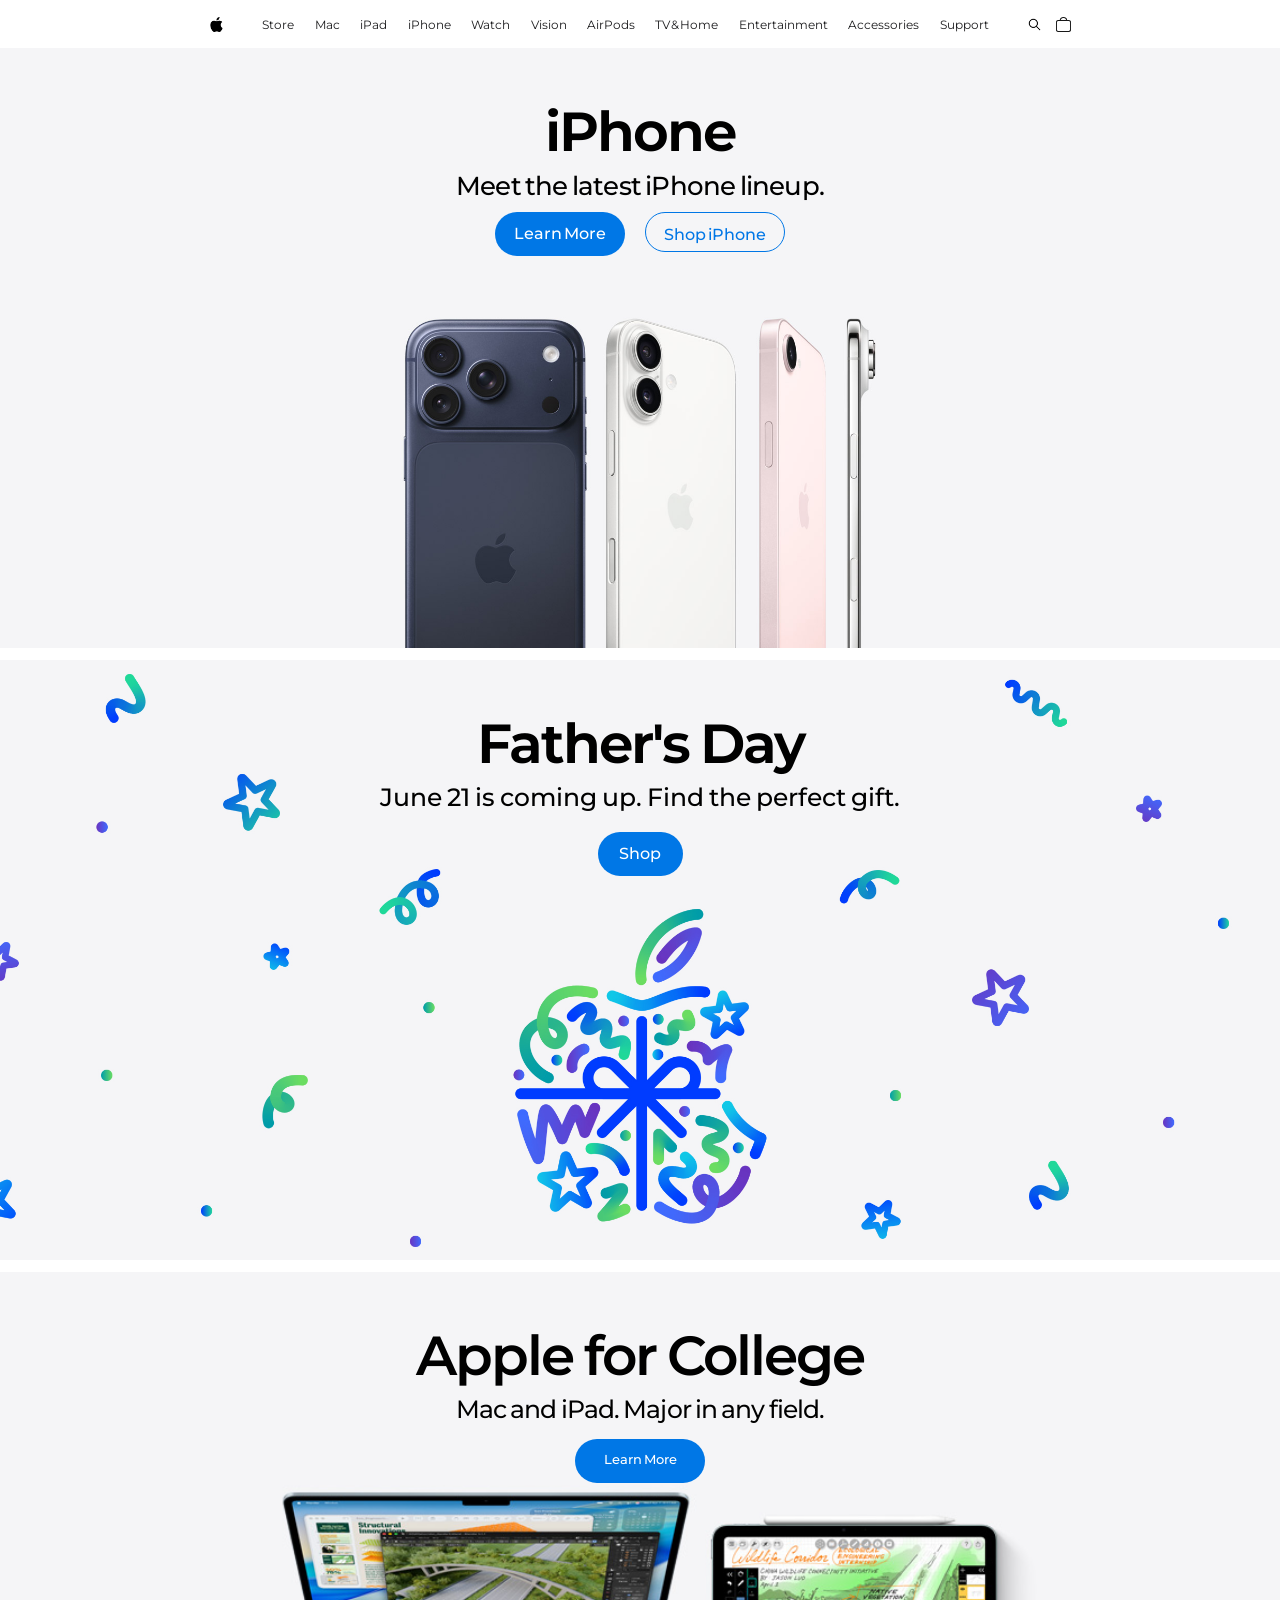
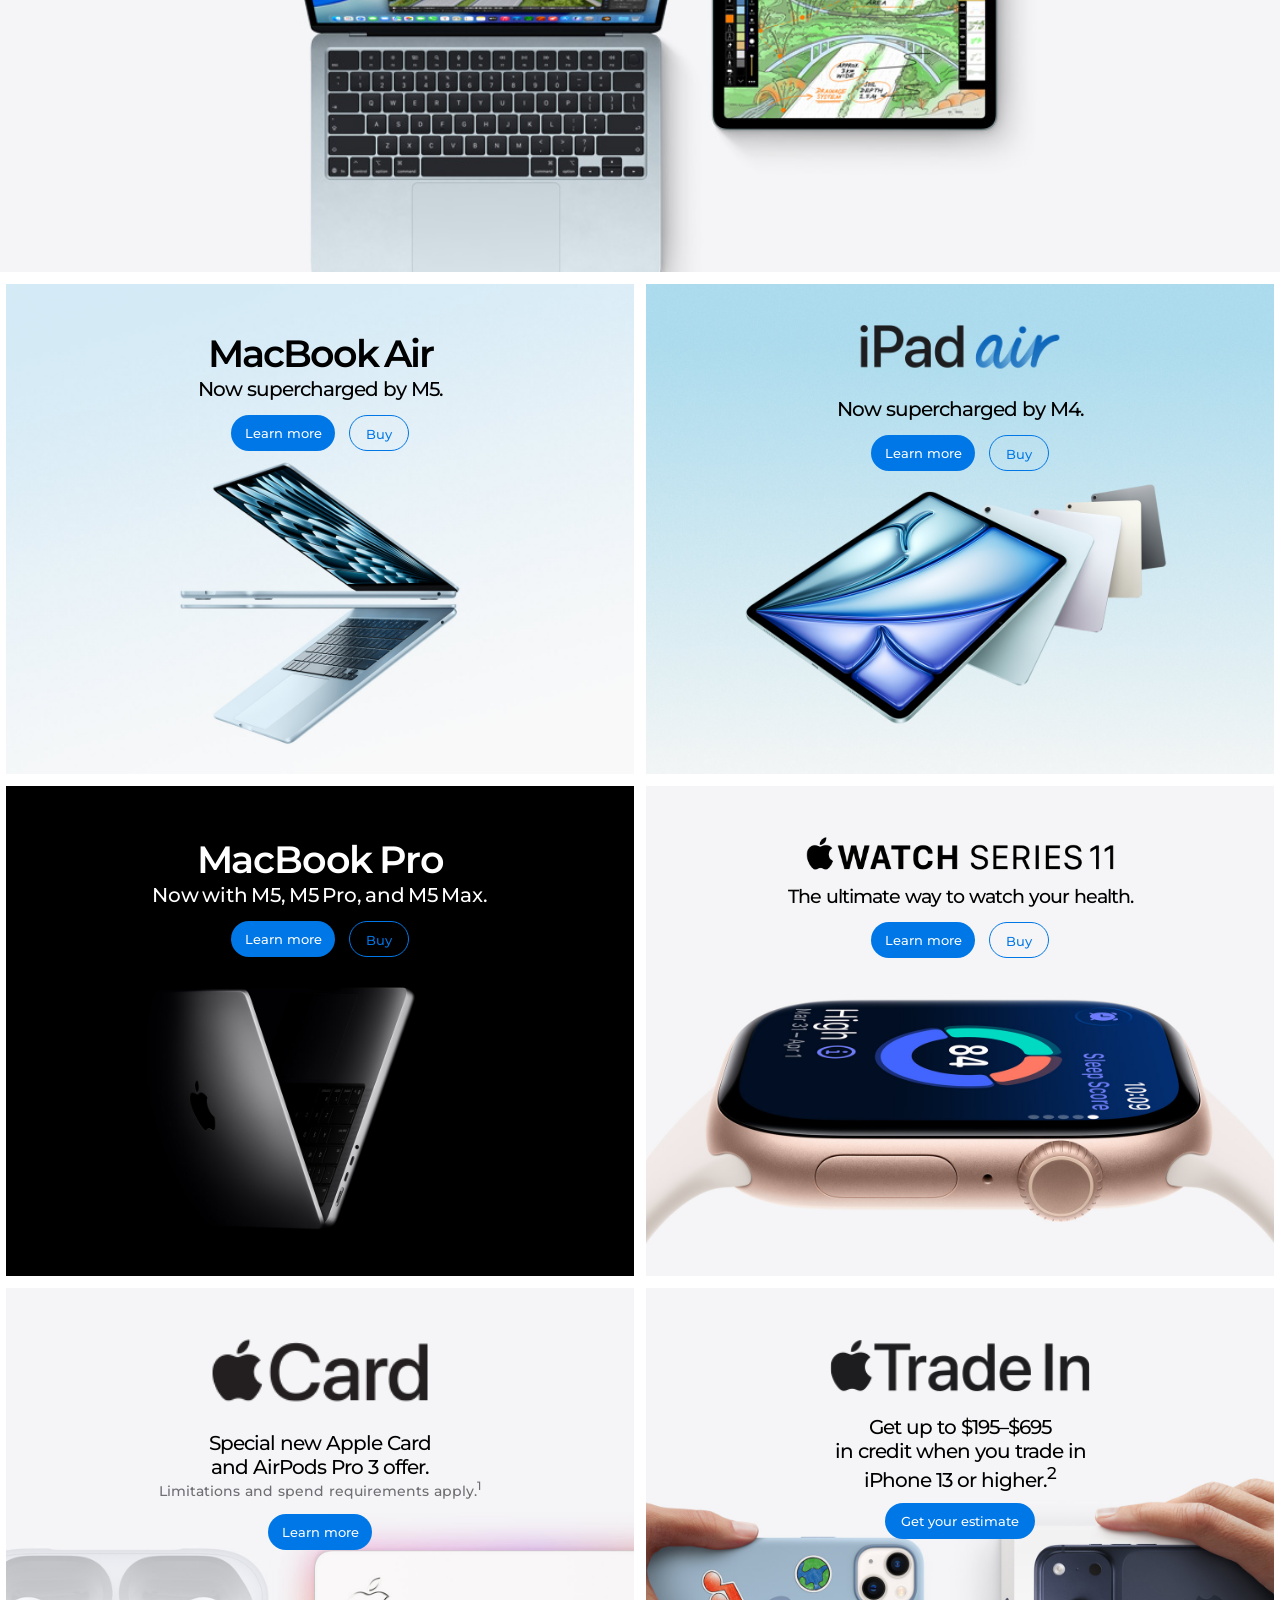
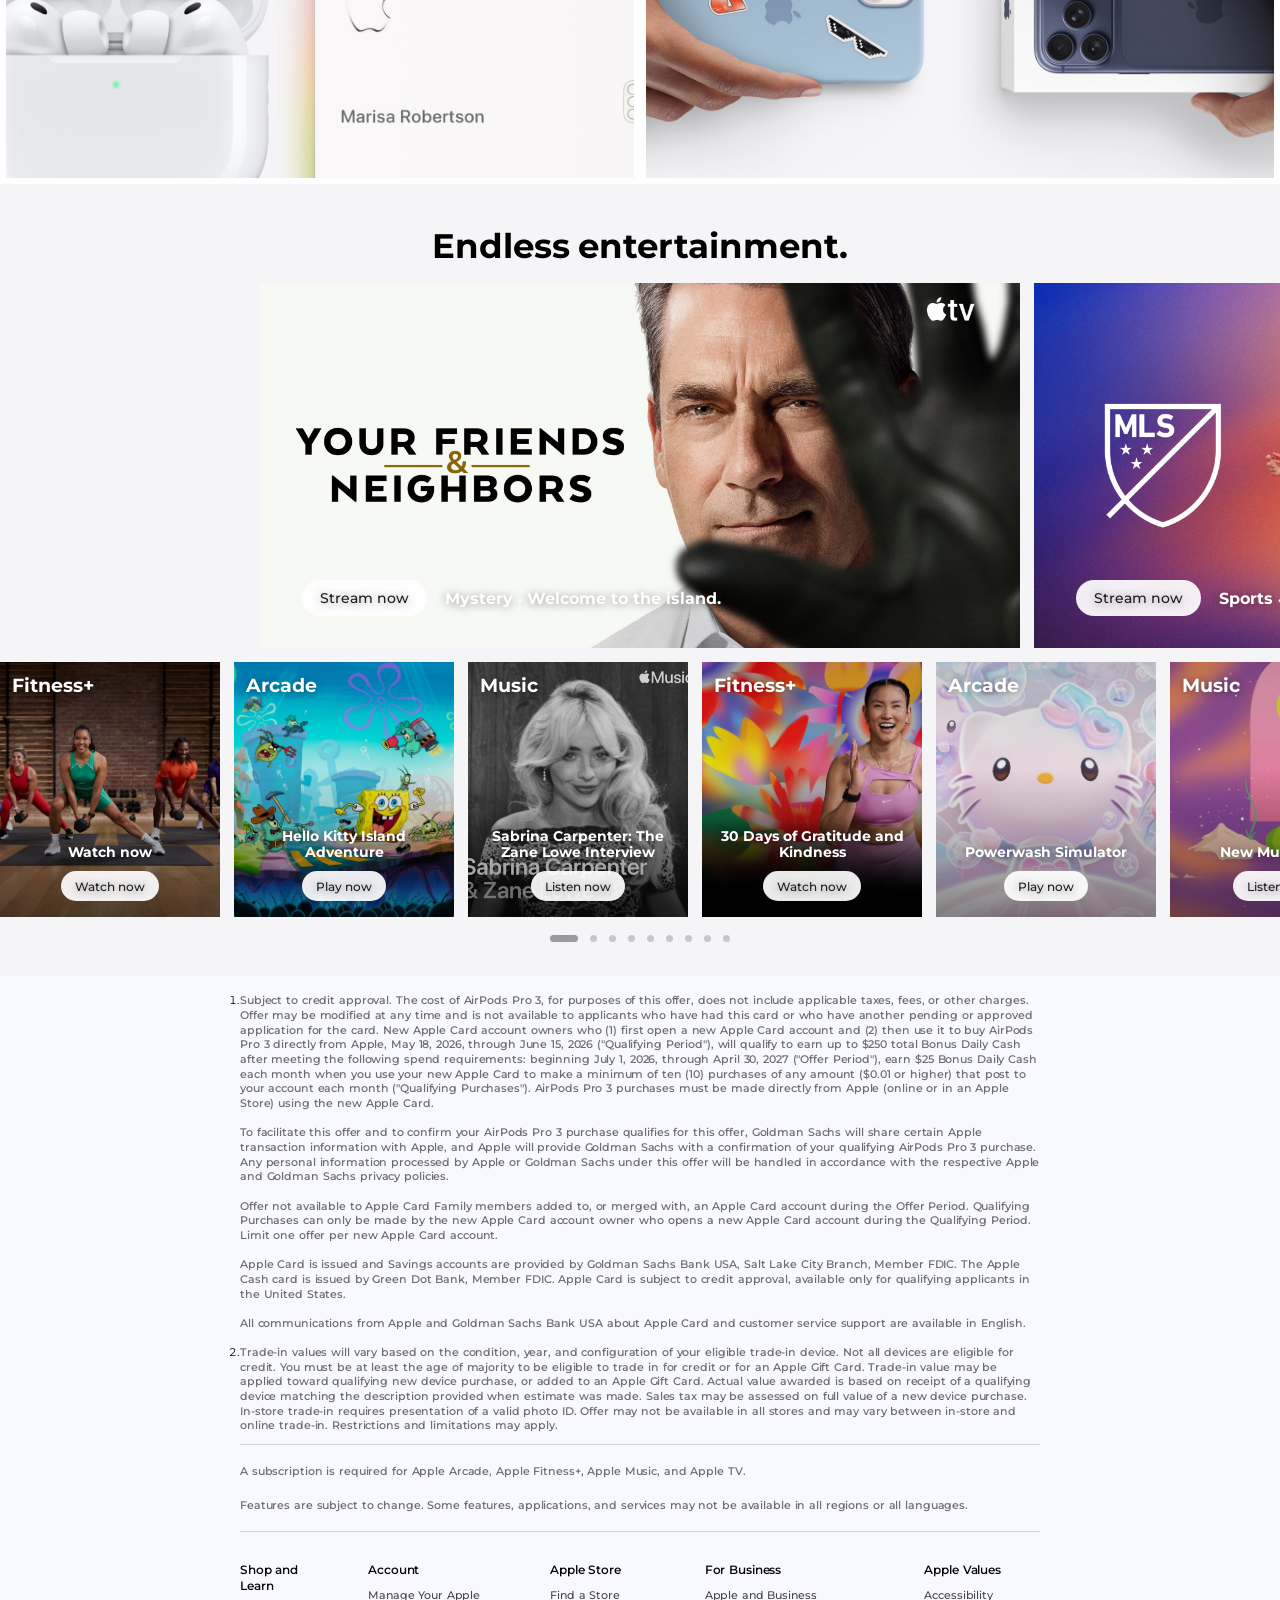
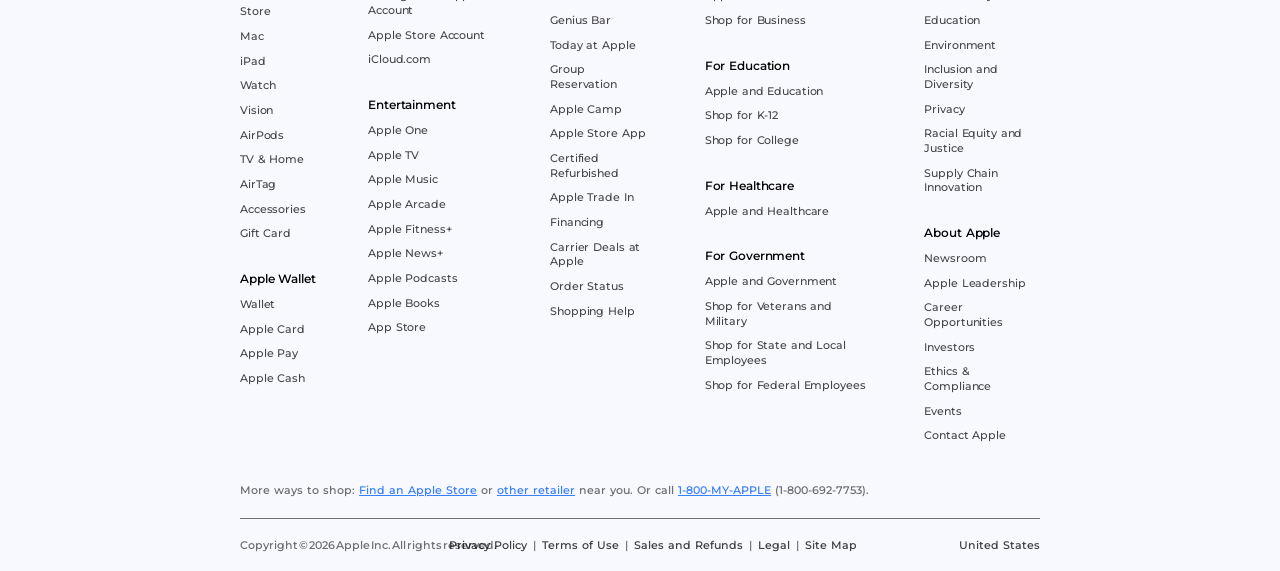
<file: Apple-responsive/index.html>
<!DOCTYPE html>
<html lang="en">
<head>
    <meta charset="UTF-8">
    <meta name="viewport" content="width=device-width, initial-scale=1.0">
    <title>Apple</title>
    <link rel="stylesheet" href="style.css">
    <link rel="stylesheet" href="https://maxcdn.bootstrapcdn.com/font-awesome/4.6.2/css/font-awesome.min.css">
    <link rel="preconnect" href="https://fonts.googleapis.com">
    <link rel="preconnect" href="https://fonts.gstatic.com" crossorigin>
    <link href="https://fonts.googleapis.com/css2?family=Montserrat:ital,wght@0,100..900;1,100..900&display=swap" rel="stylesheet">
</head>
<body>

    <!-- ===== HEADER ===== -->
    <header class="navi-bar">
        <a href="#" class="logo-link"><img class="apple-logo" src="Images/images.png" alt="Apple"></a>
        <div class="nav-links">
            <ul class="top-nav-links">
                <li>
                    <a href="#">Store</a>
                    <div class="mega-menu">
                        <div class="mega-menu-inner">
                            <div class="mega-column mega-column-large">
                                <p>Shop</p>
                                <a href="#">Shop the Latest</a>
                                <a href="#">Mac</a>
                                <a href="#">iPad</a>
                                <a href="#">iPhone</a>
                                <a href="#">Apple Watch</a>
                                <a href="#">Apple Vision Pro</a>
                                <a href="#">AirPods</a>
                                <a href="#">Accessories</a>
                            </div>
                            <div class="mega-column">
                                <p>Quick Links</p>
                                <a href="#">Find a Store</a>
                                <a href="#">Order Status</a>
                                <a href="#">Apple Trade In</a>
                                <a href="#">Financing</a>
                                <a href="#">Personal Setup</a>
                            </div>
                            <div class="mega-column">
                                <p>Shop Special Stores</p>
                                <a href="#">Certified Refurbished</a>
                                <a href="#">Education</a>
                                <a href="#">Business</a>
                                <a href="#">Veterans and Military</a>
                                <a href="#">Government</a>
                            </div>
                        </div>
                    </div>
                </li>
                <li>
                    <a href="#">Mac</a>
                    <div class="mega-menu">
                        <div class="mega-menu-inner">
                            <div class="mega-column mega-column-large">
                                <p>Explore Mac</p>
                                <a href="#">Explore All Mac</a>
                                <a href="#">MacBook Neo</a>
                                <a href="#">MacBook Air</a>
                                <a href="#">MacBook Pro</a>
                                <a href="#">iMac</a>
                                <a href="#">Mac mini</a>
                                <a href="#">Mac Studio</a>
                                <a href="#">Displays</a>
                                <div class="under-text">
                                    <a href="#">Compare Mac</a>
                                    <a href="#">Switch from PC to Mac</a>
                                </div>
                            </div>
                            <div class="mega-column">
                                <p>Shop Mac</p>
                                <a href="#">Shop Mac</a>
                                <a href="#">Mac Accessories</a>
                                <a href="#">Apple Trade In</a>
                            </div>
                            <div class="mega-column">
                                <p>More from Mac</p>
                                <a href="#">Mac Support</a>
                                <a href="#">AppleCare+ for Mac</a>
                                <a href="#">macOS</a>
                            </div>
                        </div>
                    </div>
                </li>
                <li>
                    <a href="#">iPad</a>
                    <div class="mega-menu">
                        <div class="mega-menu-inner">
                            <div class="mega-column mega-column-large">
                                <p>Explore iPad</p>
                                <a href="#">Explore All iPad</a>
                                <a href="#">iPad Pro</a>
                                <a href="#">iPad Air</a>
                                <a href="#">iPad</a>
                                <a href="#">iPad mini</a>
                                <a href="#">Apple Pencil</a>
                            </div>
                            <div class="mega-column">
                                <p>Shop iPad</p>
                                <a href="#">Shop iPad</a>
                                <a href="#">iPad Accessories</a>
                                <a href="#">Apple Trade In</a>
                            </div>
                            <div class="mega-column">
                                <p>More from iPad</p>
                                <a href="#">iPad Support</a>
                                <a href="#">AppleCare+ for iPad</a>
                                <a href="#">iPadOS</a>
                            </div>
                        </div>
                    </div>
                </li>
                <li>
                    <a href="#">iPhone</a>
                    <div class="mega-menu">
                        <div class="mega-menu-inner">
                            <div class="mega-column mega-column-large">
                                <p>Explore iPhone</p>
                                <a href="#">Explore All iPhone</a>
                                <a href="#">iPhone 16 Pro</a>
                                <a href="#">iPhone 16</a>
                                <a href="#">iPhone 16e</a>
                                <a href="#">iPhone 15</a>
                            </div>
                            <div class="mega-column">
                                <p>Shop iPhone</p>
                                <a href="#">Shop iPhone</a>
                                <a href="#">iPhone Accessories</a>
                                <a href="#">Apple Trade In</a>
                            </div>
                            <div class="mega-column">
                                <p>More from iPhone</p>
                                <a href="#">iPhone Support</a>
                                <a href="#">AppleCare+ for iPhone</a>
                                <a href="#">iOS</a>
                            </div>
                        </div>
                    </div>
                </li>
                <li>
                    <a href="#">Watch</a>
                    <div class="mega-menu">
                        <div class="mega-menu-inner">
                            <div class="mega-column mega-column-large">
                                <p>Explore Watch</p>
                                <a href="#">Explore All Apple Watch</a>
                                <a href="#">Apple Watch Series</a>
                                <a href="#">Apple Watch Ultra</a>
                                <a href="#">Apple Watch SE</a>
                            </div>
                            <div class="mega-column">
                                <p>Shop Watch</p>
                                <a href="#">Shop Apple Watch</a>
                                <a href="#">Apple Watch Bands</a>
                                <a href="#">Apple Trade In</a>
                            </div>
                            <div class="mega-column">
                                <p>More from Watch</p>
                                <a href="#">Apple Watch Support</a>
                                <a href="#">AppleCare+</a>
                                <a href="#">watchOS</a>
                            </div>
                        </div>
                    </div>
                </li>
                <li>
                    <a href="#">Vision</a>
                    <div class="mega-menu">
                        <div class="mega-menu-inner">
                            <div class="mega-column mega-column-large">
                                <p>Explore Vision</p>
                                <a href="#">Explore Apple Vision Pro</a>
                                <a href="#">Guided Tour</a>
                                <a href="#">Tech Specs</a>
                            </div>
                            <div class="mega-column">
                                <p>Shop Vision</p>
                                <a href="#">Shop Apple Vision Pro</a>
                                <a href="#">Book a Demo</a>
                                <a href="#">Accessories</a>
                            </div>
                            <div class="mega-column">
                                <p>More from Vision</p>
                                <a href="#">Vision Support</a>
                                <a href="#">AppleCare+</a>
                                <a href="#">visionOS</a>
                            </div>
                        </div>
                    </div>
                </li>
                <li>
                    <a href="#">AirPods</a>
                    <div class="mega-menu">
                        <div class="mega-menu-inner">
                            <div class="mega-column mega-column-large">
                                <p>Explore AirPods</p>
                                <a href="#">Explore All AirPods</a>
                                <a href="#">AirPods Pro</a>
                                <a href="#">AirPods</a>
                                <a href="#">AirPods Max</a>
                            </div>
                            <div class="mega-column">
                                <p>Shop AirPods</p>
                                <a href="#">Shop AirPods</a>
                                <a href="#">AirPods Accessories</a>
                            </div>
                            <div class="mega-column">
                                <p>More from AirPods</p>
                                <a href="#">AirPods Support</a>
                                <a href="#">AppleCare+</a>
                                <a href="#">Apple Music</a>
                            </div>
                        </div>
                    </div>
                </li>
                <li>
                    <a href="#">TV &amp; Home</a>
                    <div class="mega-menu">
                        <div class="mega-menu-inner">
                            <div class="mega-column mega-column-large">
                                <p>Explore TV &amp; Home</p>
                                <a href="#">Explore TV &amp; Home</a>
                                <a href="#">Apple TV 4K</a>
                                <a href="#">HomePod</a>
                                <a href="#">HomePod mini</a>
                            </div>
                            <div class="mega-column">
                                <p>Shop TV &amp; Home</p>
                                <a href="#">Shop Apple TV 4K</a>
                                <a href="#">Shop HomePod</a>
                                <a href="#">TV &amp; Home Accessories</a>
                            </div>
                            <div class="mega-column">
                                <p>More from TV &amp; Home</p>
                                <a href="#">Apple TV Support</a>
                                <a href="#">HomePod Support</a>
                                <a href="#">Apple TV app</a>
                            </div>
                        </div>
                    </div>
                </li>
                <li>
                    <a href="#">Entertainment</a>
                    <div class="mega-menu">
                        <div class="mega-menu-inner">
                            <div class="mega-column mega-column-large">
                                <p>Explore Entertainment</p>
                                <a href="#">Apple One</a>
                                <a href="#">Apple TV+</a>
                                <a href="#">Apple Music</a>
                                <a href="#">Apple Arcade</a>
                                <a href="#">Apple Fitness+</a>
                            </div>
                            <div class="mega-column">
                                <p>Support</p>
                                <a href="#">Apple TV+ Support</a>
                                <a href="#">Apple Music Support</a>
                                <a href="#">Subscriptions</a>
                            </div>
                        </div>
                    </div>
                </li>
                <li>
                    <a href="#">Accessories</a>
                    <div class="mega-menu">
                        <div class="mega-menu-inner">
                            <div class="mega-column mega-column-large">
                                <p>Shop Accessories</p>
                                <a href="#">Shop All Accessories</a>
                                <a href="#">Mac</a>
                                <a href="#">iPad</a>
                                <a href="#">iPhone</a>
                                <a href="#">Apple Watch</a>
                                <a href="#">AirPods</a>
                            </div>
                            <div class="mega-column">
                                <p>Explore Accessories</p>
                                <a href="#">Made by Apple</a>
                                <a href="#">Beats by Dr. Dre</a>
                                <a href="#">AirTag</a>
                            </div>
                        </div>
                    </div>
                </li>
                <li>
                    <a href="#">Support</a>
                    <div class="mega-menu">
                        <div class="mega-menu-inner">
                            <div class="mega-column mega-column-large">
                                <p>Explore Support</p>
                                <a href="#">iPhone</a>
                                <a href="#">Mac</a>
                                <a href="#">iPad</a>
                                <a href="#">Watch</a>
                                <a href="#">Apple Vision Pro</a>
                                <a href="#">AirPods</a>
                                <a href="#">Music</a>
                                <a href="#">TV</a>
                            </div>
                            <div class="mega-column">
                                <p>Get Help</p>
                                <a href="#">Community</a>
                                <a href="#">Check Coverage</a>
                                <a href="#">Genius Bar</a>
                                <a href="#">Repair</a>
                            </div>
                            <div class="mega-column">
                                <p>Helpful Topics</p>
                                <a href="#">Get AppleCare</a>
                                <a href="#">Apple Account and Password</a>
                                <a href="#">Billing &amp; Subscriptions</a>
                                <a href="#">Accessibility</a>
                            </div>
                        </div>
                    </div>
                </li>
            </ul>
        </div>
        <!-- Right-corner icon cluster: search, cart, hamburger menu travel together -->
        <div class="nav-icons">
            <a href="#"><img class="search-logo" src="Images/download (1).png" alt="Search"></a>
            <a href="#"><img class="cart-logo" src="Images/images (1).png" alt="Cart"></a>
            <!-- Mobile hamburger menu (hidden on desktop) -->
            <div class="mobile-menu-toggle">
                <details>
                    <summary aria-label="Menu">
                        <div class="menu-iconn">
                            <span></span>
                            <span></span>
                        </div>
                    </summary>
                    <ul class="mobile-menu">
                        <li><a href="#">Store</a></li>
                        <li><a href="#">Mac</a></li>
                        <li><a href="#">iPad</a></li>
                        <li><a href="#">iPhone</a></li>
                        <li><a href="#">Watch</a></li>
                        <li><a href="#">Vision</a></li>
                        <li><a href="#">AirPods</a></li>
                        <li><a href="#">TV &amp; Home</a></li>
                        <li><a href="#">Entertainment</a></li>
                        <li><a href="#">Accessories</a></li>
                        <li><a href="#">Support</a></li>
                    </ul>
                </details>
            </div>
        </div>
    </header>

    <!-- ===== SECTION 1: iPhone Hero ===== -->
    <section class="first-section">
        <p class="first-line">iPhone</p>
        <p class="second-line">Meet the latest iPhone lineup.</p>
        <div class="first-section-links">
            <ul class="iphone-links">
                <li class="learn-more-box"><a class="inner-link" href="#">Learn More</a></li>
                <li class="shop-box"><a class="inner-link-1" href="#">Shop iPhone</a></li>
            </ul>
        </div>
    </section>

    <!-- ===== SECTION 2: Father's Day ===== -->
    <section class="second-section">
        <p class="first-second-line">Father's Day</p>
        <p class="second-second-line">June 21 is coming up. Find the perfect gift.</p>
        <div class="second-section-links">
            <div class="second-section-link-box">
                <a href="#" class="inner-link-2">Shop</a>
            </div>
        </div>
    </section>

    <!-- ===== SECTION 3: Apple for College ===== -->
    <section class="third-section">
        <p class="first-third-line">Apple for College</p>
        <p class="second-third-line">Mac and iPad. Major in any field.</p>
        <div class="third-section-links">
            <div class="third-section-links-box">
                <a href="#" class="inner-link-3">Learn More</a>
            </div>
        </div>
    </section>

    <!-- ===== SECTION 4 & 5: MacBook Air + iPad Air (side by side on desktop) ===== -->
    <section class="fourth-section">
        <div class="left-wrapper-1">
            <p class="first-fourth-line">MacBook Air</p>
            <p class="second-fourth-line">Now supercharged by M5.</p>
            <div class="fourth-section-links-left">
                <ul>
                    <li class="learn-more-box-2"><a class="inner-link-4" href="#">Learn more</a></li>
                    <li class="buy-box"><a class="inner-link-5" href="#">Buy</a></li>
                </ul>
            </div>
        </div>
        <div class="right-wrapper-1">
            <img class="ipad-logo" src="Images/promo_logo_ipad_air__dqdj4ni03quu_medium_2x.png" alt="iPad Air">
            <p class="second-fourth-line">Now supercharged by M4.</p>
            <div class="fourth-section-links-right">
                <ul>
                    <li class="learn-more-box-2"><a class="inner-link-6" href="#">Learn more</a></li>
                    <li class="buy-box"><a class="inner-link-7" href="#">Buy</a></li>
                </ul>
            </div>
        </div>
    </section>

    <!-- ===== SECTION 5: MacBook Pro + Apple Watch (side by side on desktop) ===== -->
    <section class="fifth-section">
        <div class="left-wrapper-2">
            <p class="first-fifth-line">MacBook Pro</p>
            <p class="second-fifth-line">Now with M5, M5 Pro, and M5 Max.</p>
            <div class="fifth-section-links-left">
                <ul>
                    <li class="learn-more-box-3"><a class="inner-link-8" href="#">Learn more</a></li>
                    <li class="buy-box"><a class="inner-link-9" href="#">Buy</a></li>
                </ul>
            </div>
        </div>
        <div class="right-wrapper-2">
            <div class="watch-image">
                <img class="watch-logo" src="Images/promo_logo_apple_watch_series_11__5r9c4l119tuy_medium_2x.png" alt="Apple Watch Series 11">
            </div>
            <p class="third-fifth-line">The ultimate way to watch your health.</p>
            <div class="fifth-section-links-right">
                <ul>
                    <li class="learn-more-box-4"><a class="inner-link-10" href="#">Learn more</a></li>
                    <li class="buy-box"><a class="inner-link-11" href="#">Buy</a></li>
                </ul>
            </div>
        </div>
    </section>

    <!-- ===== SECTION 6: Apple Card + Trade In (side by side on desktop) ===== -->
    <section class="sixth-section">
        <div class="left-wrapper-3">
            <div class="card-image">
                <img class="card-logo" src="Images/promo_logo_apple_card__28vxrcexz0ia_medium_2x.png" alt="Apple Card">
            </div>
            <p class="first-sixth">Special new Apple Card</p>
            <p class="second-sixth">and AirPods Pro 3 offer.</p>
            <p class="third-sixth">Limitations and spend requirements apply.<sup>1</sup></p>
            <div class="learn-more-box-5">
                <a href="#" class="inner-link-12">Learn more</a>
            </div>
        </div>
        <div class="right-wrapper-3">
            <img class="trade-image" src="Images/promo_logo_iphone_tradein__bb7assu7ubo2_medium_2x.png" alt="iPhone Trade In">
            <p class="predict-money">Get up to $195–$695</p>
            <p class="predict-money-2">in credit when you trade in</p>
            <p class="predict-money-3">iPhone 13 or higher.<sup>2</sup></p>
            <div class="get-your-estimate-links-box">
                <a class="inner-link-13" href="#">Get your estimate</a>
            </div>
        </div>
    </section>

    <!-- ===== ENTERTAINMENT ===== -->
    <section class="entertainment-section">
        <h2>Endless entertainment.</h2>
        <div class="entertainment-feature-row">
            <article class="entertainment-feature">
                <img src="Images/2500x1336sr.jpg" alt="Apple TV feature">
                <div class="entertainment-feature-copy">
                    <a href="#">Stream now</a>
                    <p>Mystery <span>&bull;</span> Welcome to the island.</p>
                </div>
            </article>
            <article class="entertainment-feature">
                <img src="Images/2500x1336sr (1).jpg" alt="Apple TV feature">
                <div class="entertainment-feature-copy">
                    <a href="#">Stream now</a>
                    <p>Sports <span>&bull;</span> Live now.</p>
                </div>
            </article>
            <article class="entertainment-feature">
                <img src="Images/2500x1336sr (2).jpg" alt="Apple TV feature">
                <div class="entertainment-feature-copy">
                    <a href="#">Stream now</a>
                    <p>Drama <span>&bull;</span> New season.</p>
                </div>
            </article>
            <article class="entertainment-feature">
                <img src="Images/2500x1336sr (3).jpg" alt="Apple TV feature">
                <div class="entertainment-feature-copy">
                    <a href="#">Stream now</a>
                    <p>Comedy <span>&bull;</span> Stream the series.</p>
                </div>
            </article>
            <article class="entertainment-feature">
                <img src="Images/2500x1336sr (4).jpg" alt="Apple TV feature">
                <div class="entertainment-feature-copy">
                    <a href="#">Stream now</a>
                    <p>Thriller <span>&bull;</span> New episodes.</p>
                </div>
            </article>
            <article class="entertainment-feature">
                <img src="Images/2500x1336sr (5).jpg" alt="Apple TV feature">
                <div class="entertainment-feature-copy">
                    <a href="#">Stream now</a>
                    <p>Adventure <span>&bull;</span> Start watching.</p>
                </div>
            </article>
            <article class="entertainment-feature">
                <img src="Images/2500x1336sr (6).jpg" alt="Apple TV feature">
                <div class="entertainment-feature-copy">
                    <a href="#">Stream now</a>
                    <p>Documentary <span>&bull;</span> Original series.</p>
                </div>
            </article>
            <article class="entertainment-feature">
                <img src="Images/2500x1336sr (7).jpg" alt="Apple TV feature">
                <div class="entertainment-feature-copy">
                    <a href="#">Stream now</a>
                    <p>Crime <span>&bull;</span> Watch the premiere.</p>
                </div>
            </article>
            <article class="entertainment-feature">
                <img src="Images/2500x1336sr (8).jpg" alt="Apple TV feature">
                <div class="entertainment-feature-copy">
                    <a href="#">Stream now</a>
                    <p>Family <span>&bull;</span> A new favorite.</p>
                </div>
            </article>
            <article class="entertainment-feature" aria-hidden="true">
                <img src="Images/2500x1336sr.jpg" alt="">
                <div class="entertainment-feature-copy">
                    <a href="#">Stream now</a>
                    <p>Mystery <span>&bull;</span> Welcome to the island.</p>
                </div>
            </article>
            <article class="entertainment-feature" aria-hidden="true">
                <img src="Images/2500x1336sr (1).jpg" alt="">
                <div class="entertainment-feature-copy">
                    <a href="#">Stream now</a>
                    <p>Sports <span>&bull;</span> Live now.</p>
                </div>
            </article>
            <article class="entertainment-feature" aria-hidden="true">
                <img src="Images/2500x1336sr (2).jpg" alt="">
                <div class="entertainment-feature-copy">
                    <a href="#">Stream now</a>
                    <p>Drama <span>&bull;</span> New season.</p>
                </div>
            </article>
            <article class="entertainment-feature" aria-hidden="true">
                <img src="Images/2500x1336sr (3).jpg" alt="">
                <div class="entertainment-feature-copy">
                    <a href="#">Stream now</a>
                    <p>Comedy <span>&bull;</span> Stream the series.</p>
                </div>
            </article>
            <article class="entertainment-feature" aria-hidden="true">
                <img src="Images/2500x1336sr (4).jpg" alt="">
                <div class="entertainment-feature-copy">
                    <a href="#">Stream now</a>
                    <p>Thriller <span>&bull;</span> New episodes.</p>
                </div>
            </article>
            <article class="entertainment-feature" aria-hidden="true">
                <img src="Images/2500x1336sr (5).jpg" alt="">
                <div class="entertainment-feature-copy">
                    <a href="#">Stream now</a>
                    <p>Adventure <span>&bull;</span> Start watching.</p>
                </div>
            </article>
            <article class="entertainment-feature" aria-hidden="true">
                <img src="Images/2500x1336sr (6).jpg" alt="">
                <div class="entertainment-feature-copy">
                    <a href="#">Stream now</a>
                    <p>Documentary <span>&bull;</span> Original series.</p>
                </div>
            </article>
            <article class="entertainment-feature" aria-hidden="true">
                <img src="Images/2500x1336sr (7).jpg" alt="">
                <div class="entertainment-feature-copy">
                    <a href="#">Stream now</a>
                    <p>Crime <span>&bull;</span> Watch the premiere.</p>
                </div>
            </article>
            <article class="entertainment-feature" aria-hidden="true">
                <img src="Images/2500x1336sr (8).jpg" alt="">
                <div class="entertainment-feature-copy">
                    <a href="#">Stream now</a>
                    <p>Family <span>&bull;</span> A new favorite.</p>
                </div>
            </article>
        </div>
        <div class="entertainment-card-row">
            <article class="entertainment-card">
                <img src="Images/940x528.jpg" alt="Apple Fitness Plus">
                <div class="entertainment-card-copy">
                    <p>Fitness+</p>
                    <h3>Watch now</h3>
                    <a href="#">Watch now</a>
                </div>
            </article>
            <article class="entertainment-card">
                <img src="Images/940x528 (1).jpg" alt="Apple Arcade">
                <div class="entertainment-card-copy">
                    <p>Arcade</p>
                    <h3>Hello Kitty Island Adventure</h3>
                    <a href="#">Play now</a>
                </div>
            </article>
            <article class="entertainment-card">
                <img src="Images/452x452sr.jpg" alt="Apple Music">
                <div class="entertainment-card-copy">
                    <p>Music</p>
                    <h3>Sabrina Carpenter: The Zane Lowe Interview</h3>
                    <a href="#">Listen now</a>
                </div>
            </article>
            <article class="entertainment-card">
                <img src="Images/940x528 (2).jpg" alt="Apple Fitness Plus">
                <div class="entertainment-card-copy">
                    <p>Fitness+</p>
                    <h3>30 Days of Gratitude and Kindness</h3>
                    <a href="#">Watch now</a>
                </div>
            </article>
            <article class="entertainment-card">
                <img src="Images/940x528 (3).jpg" alt="Apple Arcade">
                <div class="entertainment-card-copy">
                    <p>Arcade</p>
                    <h3>Powerwash Simulator</h3>
                    <a href="#">Play now</a>
                </div>
            </article>
            <article class="entertainment-card">
                <img src="Images/940x528 (4).jpg" alt="Apple Music">
                <div class="entertainment-card-copy">
                    <p>Music</p>
                    <h3>New Music Daily</h3>
                    <a href="#">Listen now</a>
                </div>
            </article>
            <article class="entertainment-card">
                <img src="Images/940x528 (5).jpg" alt="Apple TV">
                <div class="entertainment-card-copy">
                    <p>tv+</p>
                    <h3>Original stories every week</h3>
                    <a href="#">Stream now</a>
                </div>
            </article>
            <article class="entertainment-card">
                <img src="Images/452x452SC.DN01.jpg" alt="Apple Arcade">
                <div class="entertainment-card-copy">
                    <p>Arcade</p>
                    <h3>Play fresh favorites</h3>
                    <a href="#">Play now</a>
                </div>
            </article>
            <article class="entertainment-card">
                <img src="Images/452x452SC.DN01 (1).jpg" alt="Apple Music">
                <div class="entertainment-card-copy">
                    <p>Music</p>
                    <h3>Albums worth replaying</h3>
                    <a href="#">Listen now</a>
                </div>
            </article>
            <article class="entertainment-card" aria-hidden="true">
                <img src="Images/940x528.jpg" alt="">
                <div class="entertainment-card-copy">
                    <p>Fitness+</p>
                    <h3>Watch now</h3>
                    <a href="#">Watch now</a>
                </div>
            </article>
            <article class="entertainment-card" aria-hidden="true">
                <img src="Images/940x528 (1).jpg" alt="">
                <div class="entertainment-card-copy">
                    <p>Arcade</p>
                    <h3>Hello Kitty Island Adventure</h3>
                    <a href="#">Play now</a>
                </div>
            </article>
            <article class="entertainment-card" aria-hidden="true">
                <img src="Images/452x452sr.jpg" alt="">
                <div class="entertainment-card-copy">
                    <p>Music</p>
                    <h3>Sabrina Carpenter: The Zane Lowe Interview</h3>
                    <a href="#">Listen now</a>
                </div>
            </article>
            <article class="entertainment-card" aria-hidden="true">
                <img src="Images/940x528 (2).jpg" alt="">
                <div class="entertainment-card-copy">
                    <p>Fitness+</p>
                    <h3>30 Days of Gratitude and Kindness</h3>
                    <a href="#">Watch now</a>
                </div>
            </article>
            <article class="entertainment-card" aria-hidden="true">
                <img src="Images/940x528 (3).jpg" alt="">
                <div class="entertainment-card-copy">
                    <p>Arcade</p>
                    <h3>Powerwash Simulator</h3>
                    <a href="#">Play now</a>
                </div>
            </article>
            <article class="entertainment-card" aria-hidden="true">
                <img src="Images/940x528 (4).jpg" alt="">
                <div class="entertainment-card-copy">
                    <p>Music</p>
                    <h3>New Music Daily</h3>
                    <a href="#">Listen now</a>
                </div>
            </article>
            <article class="entertainment-card" aria-hidden="true">
                <img src="Images/940x528 (5).jpg" alt="">
                <div class="entertainment-card-copy">
                    <p>tv+</p>
                    <h3>Original stories every week</h3>
                    <a href="#">Stream now</a>
                </div>
            </article>
            <article class="entertainment-card" aria-hidden="true">
                <img src="Images/452x452SC.DN01.jpg" alt="">
                <div class="entertainment-card-copy">
                    <p>Arcade</p>
                    <h3>Play fresh favorites</h3>
                    <a href="#">Play now</a>
                </div>
            </article>
            <article class="entertainment-card" aria-hidden="true">
                <img src="Images/452x452SC.DN01 (1).jpg" alt="">
                <div class="entertainment-card-copy">
                    <p>Music</p>
                    <h3>Albums worth replaying</h3>
                    <a href="#">Listen now</a>
                </div>
            </article>
        </div>
        <div class="entertainment-dots" aria-hidden="true">
            <span class="active"></span>
            <span></span>
            <span></span>
            <span></span>
            <span></span>
            <span></span>
            <span></span>
            <span></span>
            <span></span>
        </div>
    </section>

    <!-- ===== FOOTER ===== -->
    <footer class="footer">
        <div class="footer-wrapper">
            <ol class="footer-wrapper-list">
                <li>
                    <p class="footer-text">Subject to credit approval. The cost of AirPods Pro 3, for purposes of this offer, does not include applicable taxes, fees, or other charges. Offer may be modified at any time and is not available to applicants who have had this card or who have another pending or approved application for the card. New Apple Card account owners who (1) first open a new Apple Card account and (2) then use it to buy AirPods Pro 3 directly from Apple, May 18, 2026, through June 15, 2026 ("Qualifying Period"), will qualify to earn up to $250 total Bonus Daily Cash after meeting the following spend requirements: beginning July 1, 2026, through April 30, 2027 ("Offer Period"), earn $25 Bonus Daily Cash each month when you use your new Apple Card to make a minimum of ten (10) purchases of any amount ($0.01 or higher) that post to your account each month ("Qualifying Purchases"). AirPods Pro 3 purchases must be made directly from Apple (online or in an Apple Store) using the new Apple Card.</p>
                    <br>
                    <p class="footer-text">To facilitate this offer and to confirm your AirPods Pro 3 purchase qualifies for this offer, Goldman Sachs will share certain Apple transaction information with Apple, and Apple will provide Goldman Sachs with a confirmation of your qualifying AirPods Pro 3 purchase. Any personal information processed by Apple or Goldman Sachs under this offer will be handled in accordance with the respective Apple and Goldman Sachs privacy policies.</p>
                    <br>
                    <p class="footer-text">Offer not available to Apple Card Family members added to, or merged with, an Apple Card account during the Offer Period. Qualifying Purchases can only be made by the new Apple Card account owner who opens a new Apple Card account during the Qualifying Period. Limit one offer per new Apple Card account.</p>
                    <br>
                    <p class="footer-text">Apple Card is issued and Savings accounts are provided by Goldman Sachs Bank USA, Salt Lake City Branch, Member FDIC. The Apple Cash card is issued by Green Dot Bank, Member FDIC. Apple Card is subject to credit approval, available only for qualifying applicants in the United States.</p>
                    <br>
                    <p class="footer-text">All communications from Apple and Goldman Sachs Bank USA about Apple Card and customer service support are available in English.</p>
                    <br>
                </li>
                <li>
                    <p class="footer-text">Trade‑in values will vary based on the condition, year, and configuration of your eligible trade‑in device. Not all devices are eligible for credit. You must be at least the age of majority to be eligible to trade in for credit or for an Apple Gift Card. Trade‑in value may be applied toward qualifying new device purchase, or added to an Apple Gift Card. Actual value awarded is based on receipt of a qualifying device matching the description provided when estimate was made. Sales tax may be assessed on full value of a new device purchase. In‑store trade‑in requires presentation of a valid photo ID. Offer may not be available in all stores and may vary between in‑store and online trade‑in. Restrictions and limitations may apply.</p>
                </li>
            </ol>
        </div>
        <br>
        <div class="footer-wrapper-2">
            <p class="footer-text-2">A subscription is required for Apple Arcade, Apple Fitness+, Apple Music, and Apple TV.</p>
            <br>
            <p class="footer-text-2">Features are subject to change. Some features, applications, and services may not be available in all regions or all languages.</p>
            <br>
        </div>

        <!-- Desktop footer links (visible on desktop, hidden on mobile) -->
        <div class="footer-lists">
            <ul class="links-col-1">
                <li>Shop and Learn
                    <ul>
                        <li><a href="#">Store</a></li>
                        <li><a href="#">Mac</a></li>
                        <li><a href="#">iPad</a></li>
                        <li><a href="#">Watch</a></li>
                        <li><a href="#">Vision</a></li>
                        <li><a href="#">AirPods</a></li>
                        <li><a href="#">TV &amp; Home</a></li>
                        <li><a href="#">AirTag</a></li>
                        <li><a href="#">Accessories</a></li>
                        <li><a href="#">Gift Card</a></li>
                    </ul>
                </li>
                <li class="footer-link-col-1-bottom">Apple Wallet
                    <ul>
                        <li><a href="#">Wallet</a></li>
                        <li><a href="#">Apple Card</a></li>
                        <li><a href="#">Apple Pay</a></li>
                        <li><a href="#">Apple Cash</a></li>
                    </ul>
                </li>
            </ul>
            <ul class="links-col-2">
                <li>Account
                    <ul>
                        <li><a href="#">Manage Your Apple Account</a></li>
                        <li><a href="#">Apple Store Account</a></li>
                        <li><a href="#">iCloud.com</a></li>
                    </ul>
                </li>
                <li class="footer-link-col-2-bottom">Entertainment
                    <ul>
                        <li><a href="#">Apple One</a></li>
                        <li><a href="#">Apple TV</a></li>
                        <li><a href="#">Apple Music</a></li>
                        <li><a href="#">Apple Arcade</a></li>
                        <li><a href="#">Apple Fitness+</a></li>
                        <li><a href="#">Apple News+</a></li>
                        <li><a href="#">Apple Podcasts</a></li>
                        <li><a href="#">Apple Books</a></li>
                        <li><a href="#">App Store</a></li>
                    </ul>
                </li>
            </ul>
            <ul class="links-col-3">
                <li>Apple Store
                    <ul>
                        <li><a href="#">Find a Store</a></li>
                        <li><a href="#">Genius Bar</a></li>
                        <li><a href="#">Today at Apple</a></li>
                        <li><a href="#">Group Reservation</a></li>
                        <li><a href="#">Apple Camp</a></li>
                        <li><a href="#">Apple Store App</a></li>
                        <li><a href="#">Certified Refurbished</a></li>
                        <li><a href="#">Apple Trade In</a></li>
                        <li><a href="#">Financing</a></li>
                        <li><a href="#">Carrier Deals at Apple</a></li>
                        <li><a href="#">Order Status</a></li>
                        <li><a href="#">Shopping Help</a></li>
                    </ul>
                </li>
            </ul>
            <ul class="links-col-4">
                <li>For Business
                    <ul>
                        <li><a href="#">Apple and Business</a></li>
                        <li><a href="#">Shop for Business</a></li>
                    </ul>
                </li>
                <li class="footer-link-col-4-bottom">For Education
                    <ul>
                        <li><a href="#">Apple and Education</a></li>
                        <li><a href="#">Shop for K-12</a></li>
                        <li><a href="#">Shop for College</a></li>
                    </ul>
                </li>
                <li class="footer-link-col-4-bottom">For Healthcare
                    <ul><li><a href="#">Apple and Healthcare</a></li></ul>
                </li>
                <li class="footer-link-col-4-bottom">For Government
                    <ul>
                        <li><a href="#">Apple and Government</a></li>
                        <li><a href="#">Shop for Veterans and Military</a></li>
                        <li><a href="#">Shop for State and Local Employees</a></li>
                        <li><a href="#">Shop for Federal Employees</a></li>
                    </ul>
                </li>
            </ul>
            <ul class="links-col-5">
                <li>Apple Values
                    <ul>
                        <li><a href="#">Accessibility</a></li>
                        <li><a href="#">Education</a></li>
                        <li><a href="#">Environment</a></li>
                        <li><a href="#">Inclusion and Diversity</a></li>
                        <li><a href="#">Privacy</a></li>
                        <li><a href="#">Racial Equity and Justice</a></li>
                        <li><a href="#">Supply Chain Innovation</a></li>
                    </ul>
                </li>
                <li class="footer-link-col-5-bottom">About Apple
                    <ul>
                        <li><a href="#">Newsroom</a></li>
                        <li><a href="#">Apple Leadership</a></li>
                        <li><a href="#">Career Opportunities</a></li>
                        <li><a href="#">Investors</a></li>
                        <li><a href="#">Ethics &amp; Compliance</a></li>
                        <li><a href="#">Events</a></li>
                        <li><a href="#">Contact Apple</a></li>
                    </ul>
                </li>
            </ul>
        </div>

        <!-- Mobile accordion footer links (visible on mobile, hidden on desktop) -->
        <div class="mobile-footer-links">
            <details><summary>Shop and Learn</summary>
                <ul>
                    <li><a href="#">Store</a></li><li><a href="#">Mac</a></li>
                    <li><a href="#">iPad</a></li><li><a href="#">Watch</a></li>
                    <li><a href="#">Vision</a></li><li><a href="#">AirPods</a></li>
                    <li><a href="#">TV &amp; Home</a></li><li><a href="#">AirTag</a></li>
                    <li><a href="#">Accessories</a></li><li><a href="#">Gift Card</a></li>
                </ul>
            </details>
            <details><summary>Apple Wallet</summary>
                <ul>
                    <li><a href="#">Wallet</a></li><li><a href="#">Apple Card</a></li>
                    <li><a href="#">Apple Pay</a></li><li><a href="#">Apple Cash</a></li>
                </ul>
            </details>
            <details><summary>Account</summary>
                <ul>
                    <li><a href="#">Manage Your Apple Account</a></li>
                    <li><a href="#">Apple Store Account</a></li>
                    <li><a href="#">iCloud.com</a></li>
                </ul>
            </details>
            <details><summary>Entertainment</summary>
                <ul>
                    <li><a href="#">Apple One</a></li><li><a href="#">Apple TV</a></li>
                    <li><a href="#">Apple Music</a></li><li><a href="#">Apple Arcade</a></li>
                    <li><a href="#">Apple Fitness+</a></li><li><a href="#">Apple News+</a></li>
                    <li><a href="#">Apple Podcasts</a></li><li><a href="#">Apple Books</a></li>
                    <li><a href="#">App Store</a></li>
                </ul>
            </details>
            <details><summary>Apple Store</summary>
                <ul>
                    <li><a href="#">Find a Store</a></li><li><a href="#">Genius Bar</a></li>
                    <li><a href="#">Today at Apple</a></li><li><a href="#">Group Reservation</a></li>
                    <li><a href="#">Apple Camp</a></li><li><a href="#">Apple Store App</a></li>
                    <li><a href="#">Certified Refurbished</a></li><li><a href="#">Apple Trade In</a></li>
                    <li><a href="#">Financing</a></li><li><a href="#">Order Status</a></li>
                    <li><a href="#">Shopping Help</a></li>
                </ul>
            </details>
            <details><summary>For Business</summary>
                <ul>
                    <li><a href="#">Apple and Business</a></li>
                    <li><a href="#">Shop for Business</a></li>
                </ul>
            </details>
            <details><summary>For Education</summary>
                <ul>
                    <li><a href="#">Apple and Educattion</a></li>
                    <li><a href="#">Shop for K-12</a></li>
                    <li><a href="#">Shop for College</a></li>
                </ul>
            </details>
            <details><summary>For Healthcare</summary>
                <ul>
                    <li><a href="#">Apple and Healthcare</a></li>
                </ul>
            </details>
            <details><summary>For Government</summary>
                <ul>
                    <li><a href="#">Apple and Government</a></li>
                    <li><a href="#">Shop for Veterans and Military</a></li>
                    <li><a href="#">Shop for State and Local Employees</a></li>
                    <li><a href="#">Shop for Federal Employees</a></li>
                </ul>
            </details>
            <details><summary>Apple Values</summary>
                <ul>
                    <li><a href="#">Accessibility</a></li>
                    <li><a href="#">Education</a></li><li><a href="#">Environment</a></li>
                    <li><a href="#">Inclusion and Diversity</a></li><li><a href="#">Privacy</a></li>
                    <li><a href="#">Racial Equity and Justice</a></li><li><a href="#">Supply Chain Innovation</a></li>
                </ul>
            </details>
             <details><summary>About Apple</summary>
                <ul>
                    <li><a href="#">Newsroom</a></li>
                    <li><a href="#">Apple Leadership</a></li><li><a href="#">Career Opportunities</a></li>
                    <li><a href="#">Investors</a></li><li><a href="#">Ethics &amp; Compliance</a></li>
                    <li><a href="#">Events</a></li><li><a href="#">Contact Apple</a></li>
                </ul>
            </details>

        </div>

        <div class="end-part">
            <p class="end-part-text">More ways to shop: <a href="#">Find an Apple Store</a> or <a href="#">other retailer</a> near you. Or call <a href="#">1-800-MY-APPLE</a> (1-800-692-7753).</p>
        </div>
        <br>
        <div class="copyright-wrapper">
            <div class="copyright">Copyright &copy; 2026 Apple Inc. All rights reserved.</div>
            <div class="footer-link-terms">
                <ul class="footer-link-terms-list">
                    <li><a href="#">Privacy Policy</a></li>|
                    <li><a href="#">Terms of Use</a></li>|
                    <li><a href="#">Sales and Refunds</a></li>|
                    <li><a href="#">Legal</a></li>|
                    <li><a href="#">Site Map</a></li>
                </ul>
            </div>
            <div class="footer-link-country"><a href="#">United States</a></div>
        </div>
        <br>
    </footer>

</body>
</html>
</file>
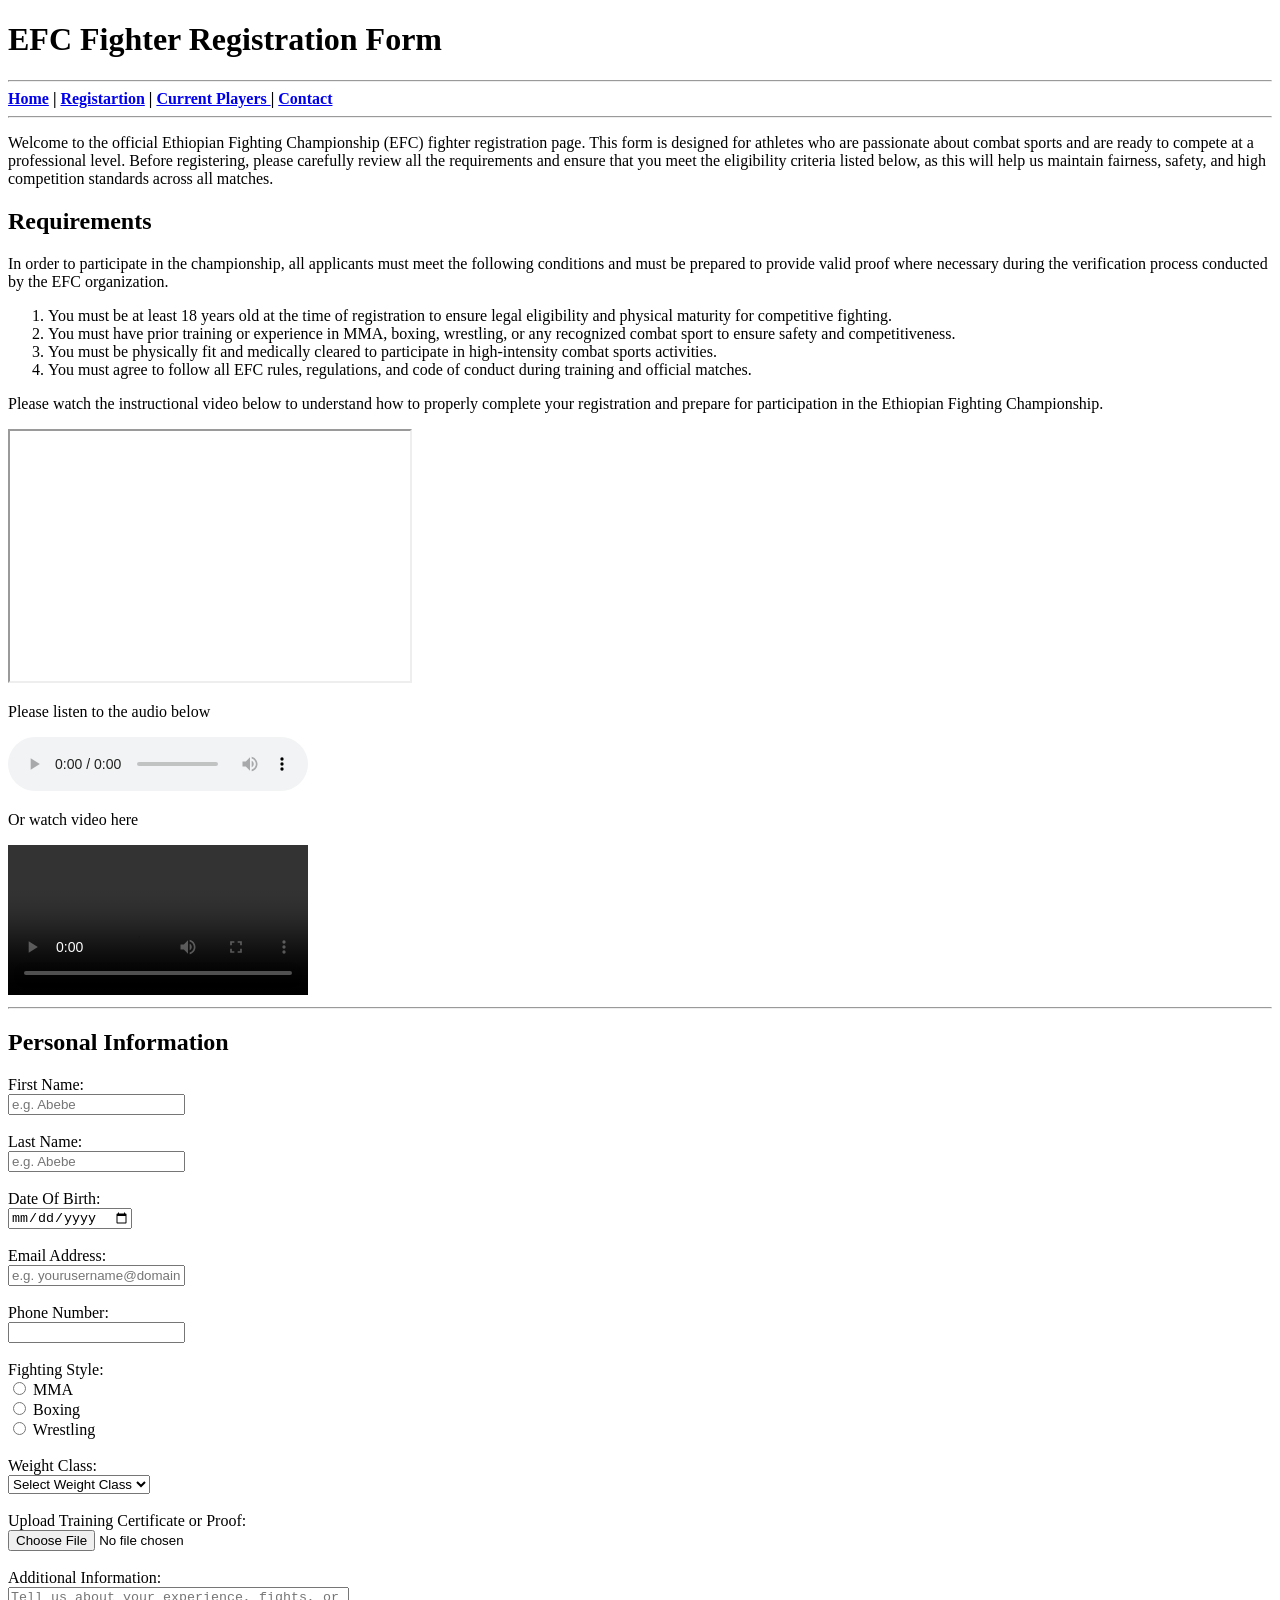
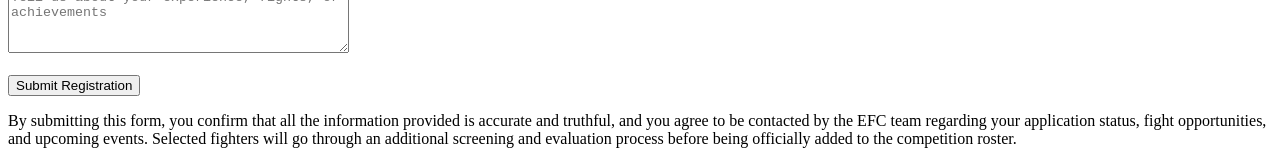
<file: FreeStyle/registration.html>
<!DOCTYPE html>
<html lang='en'>
<head>
    <meta charset='utf-8'>
    <meta name='viewport' content='width=device-width, initial-scale=1'>
    <title>Registration for EFC</title>
</head>

<body>

    <h1>EFC Fighter Registration Form</h1>
    <hr>
        <b>
        <a href="homepage.html">Home</a> |
        <a href="registration.html">Registartion</a> |
        <a href="currentplayers.html">Current Players </a>|
        <a href="homepage.html#contactus">Contact</a>
        </b>
    <hr>
    <p>
        Welcome to the official Ethiopian Fighting Championship (EFC) fighter registration page. This form is designed for athletes who are passionate about combat sports and are ready to compete at a professional level. Before registering, please carefully review all the requirements and ensure that you meet the eligibility criteria listed below, as this will help us maintain fairness, safety, and high competition standards across all matches.
    </p>

    <h2>Requirements</h2>
    <p>
        In order to participate in the championship, all applicants must meet the following conditions and must be prepared to provide valid proof where necessary during the verification process conducted by the EFC organization.
    </p>

    <ol>
        <li>You must be at least 18 years old at the time of registration to ensure legal eligibility and physical maturity for competitive fighting.</li>
        <li>You must have prior training or experience in MMA, boxing, wrestling, or any recognized combat sport to ensure safety and competitiveness.</li>
        <li>You must be physically fit and medically cleared to participate in high-intensity combat sports activities.</li>
        <li>You must agree to follow all EFC rules, regulations, and code of conduct during training and official matches.</li>
    </ol>

    <p>
        Please watch the instructional video below to understand how to properly complete your registration and prepare for participation in the Ethiopian Fighting Championship.
    </p>

    <iframe width="400" height="250" src="https://www.youtube.com/embed/dQw4w9" title="Registration Guide"></iframe>
    <p>Please listen to the audio below </p>
    <audio controls src="Recording.m4a"></audio>
    <p>Or watch video here</p>
    <video controls src=""></video>
    <hr>
    <h2>Personal Information</h2>

    <form>
        First Name:<br>
        <input type="text" name="First" required placeholder="e.g. Abebe">
        <br><br>

        Last Name:<br>
        <input type="text" name="Last" required placeholder="e.g. Abebe">
        <br><br>

        Date Of Birth:<br>
        <input type="date" name="Birth" required>
        <br><br>

        Email Address:<br>
        <input type="email" name="Email" required placeholder="e.g. yourusername@domain">
        <br><br>

        Phone Number:<br>
        <input type="tel" name="Phone" required>
        <br><br>

        Fighting Style:<br>
        <input type="radio" name="Style" value="MMA" required> MMA<br>
        <input type="radio" name="Style" value="Boxing"> Boxing<br>
        <input type="radio" name="Style" value="Wrestling"> Wrestling<br><br>

        Weight Class:<br>
         <select name="Weight" required>
            <option value="" selected hidden>Select Weight Class</option>
        <option>Lightweight</option>
         <option>Middleweight</option>
         <option>Heavyweight</option>
         </select>
        <br><br>

        Upload Training Certificate or Proof:<br>
        <input type="file" name="Certificate" required>
        <br><br>

        Additional Information:<br>
        <textarea rows="4" cols="40" placeholder="Tell us about your experience, fights, or achievements"></textarea>
        <br><br>

        <input type="submit" value="Submit Registration">
    </form>

    <p>
        By submitting this form, you confirm that all the information provided is accurate and truthful, and you agree to be contacted by the EFC team regarding your application status, fight opportunities, and upcoming events. Selected fighters will go through an additional screening and evaluation process before being officially added to the competition roster.
    </p>
</body>
</html>
</file>
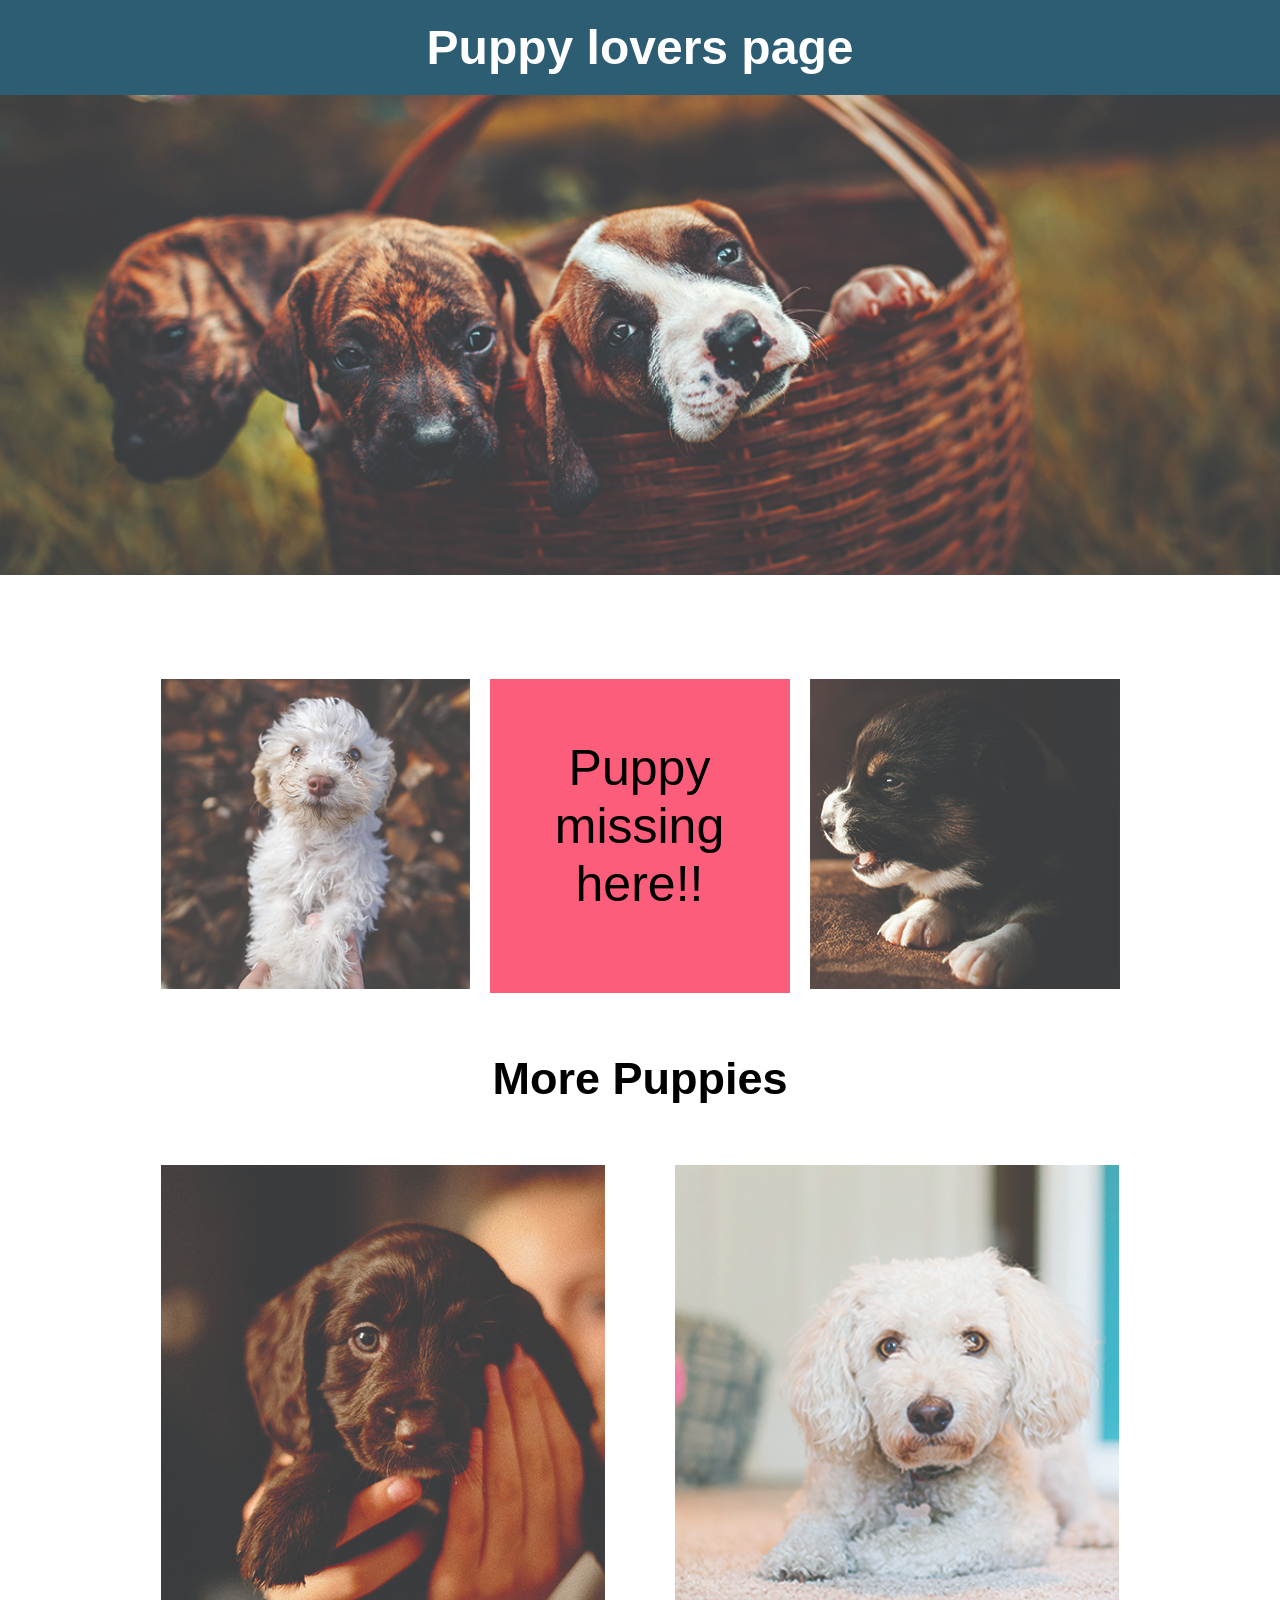
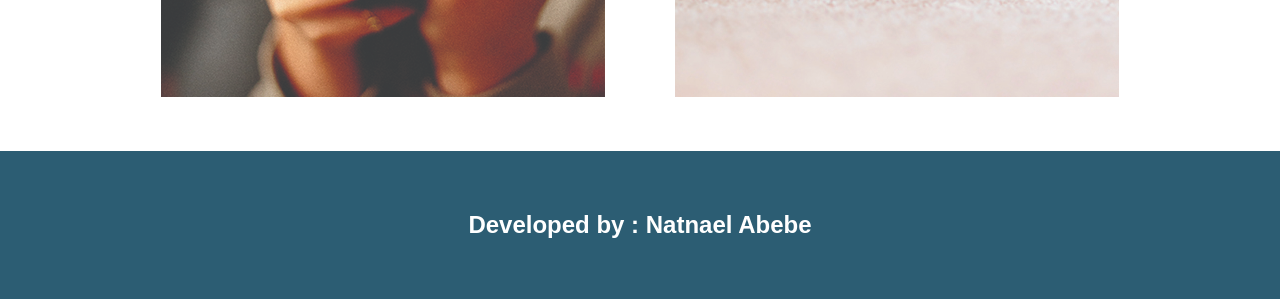
<file: Puppy Lover WEB/home.html>
<!DOCTYPE html>
<html lang='en'>
<head>
    <meta charset='utf-8'>
    <meta name='viewport' content='width=device-width, initial-scale=1'>
    <title>Page Title</title>
    <link rel='stylesheet' href='style.css'>
</head>
<body>
    <header class="header-wrapper">
        <h1>
            <p>Puppy lovers page</p>
        </h1>
    </header>
    <section class="first-section">
        <img class="banner-image" src="Puupy lovers/banner-puppies.jpg" alt="Puppies">
    </section>
    <section class="second-section">
        <div class="puppy-image">
            <img src="Puupy lovers/puppy-1.jpg" alt="Puppy 1">
        </div>
        <div class="missing-puppy">
            <p>Puppy<br>missing<br>here!!</p>
        </div>
        <div class="puppy-image">
            <img src="Puupy lovers/puppy-2.jpg" alt="Puppy 2">
        </div>
    </section>
    <section class="third-section">
        <p>More Puppies</p>
    </section>
    <section class="fourth-section">
        <div class="fourth-image">
            <img class="more-puppies" src="Puupy lovers/puppy-3.jpg" alt="More Puppies">
        </div>
        <div class="fifth-image">
            <img class="more-puppies" src="Puupy lovers/puppy-4.jpg" alt="More Puppies 2">
        </div>
    </section>
    <footer class="footer-wrapper">
        <p>Developed by : Natnael Abebe</p>
    </footer>
</body>
</html>
</file>
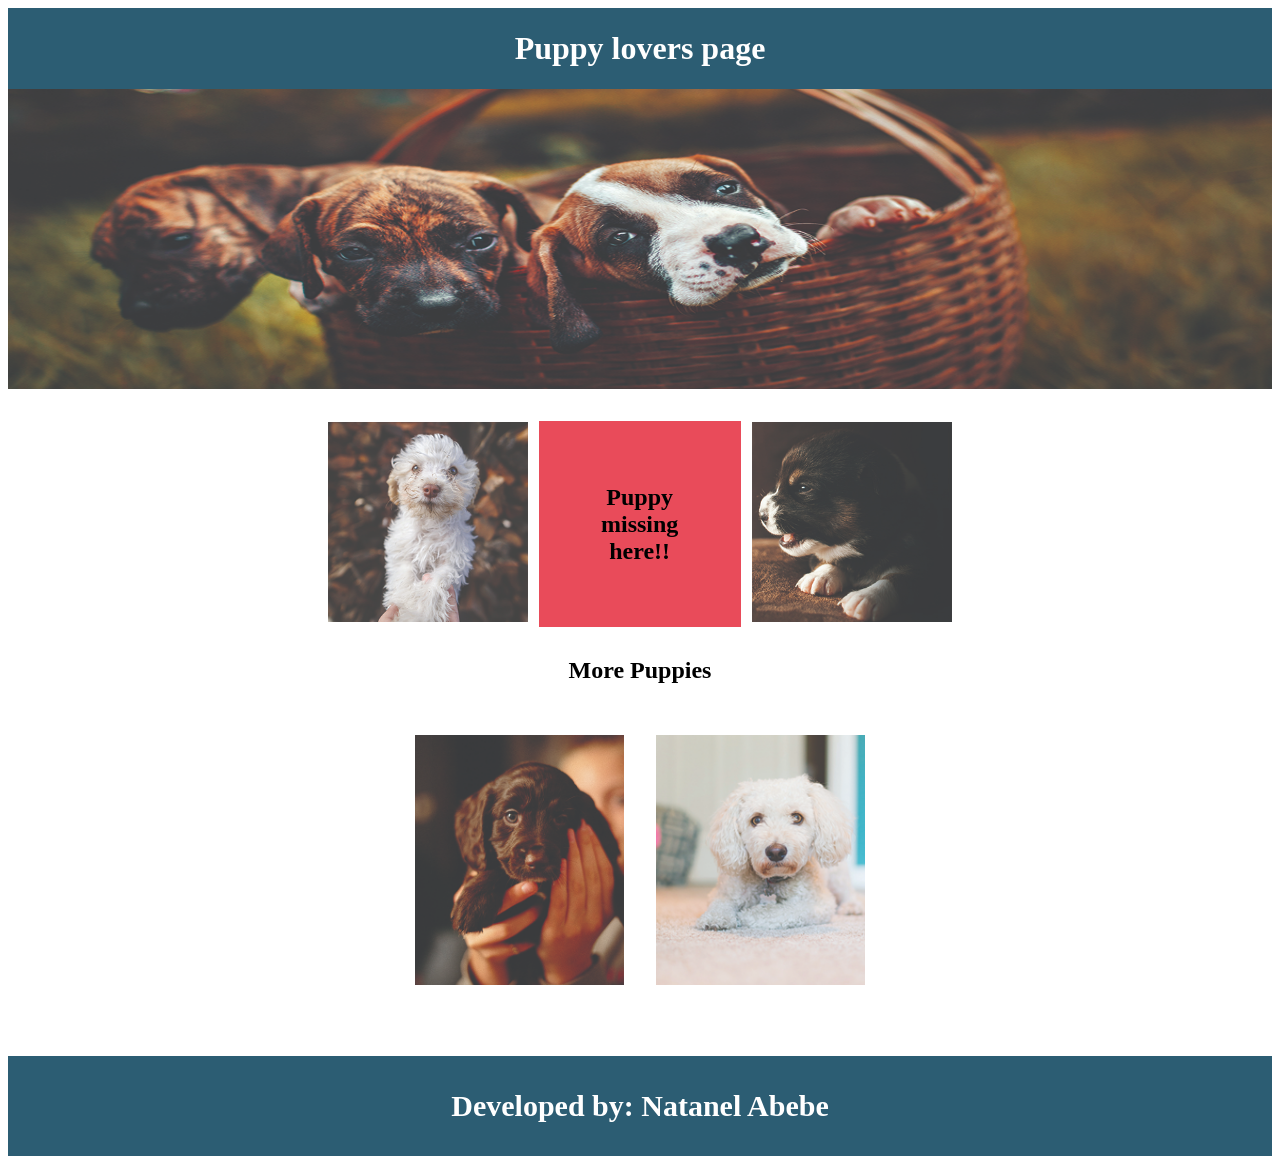
<file: Puupy lovers/puppy.html>
<!DOCTYPE html>
<html>
<head>
    <title>Puppy Lovers Page</title>
</head>
<body>

    <!-- Header -->
    <table width="100%" cellpadding="20" style="background-color:#2c5d73">
        <tr>
            <td align="center">
                <font color="white" size="6"><b>Puppy lovers page</b></font>
            </td>
        </tr>
    </table>

    <!-- 1st Image -->
    <img src="banner-puppies.jpg" width="100%" height="300">

    <!-- First Section -->
    <br><br>
    <table align="center" cellspacing="10">
        <tr>
            <td>
                <img src="puppy-1.jpg" width="100%" height="200">
            </td>

            <td style="background-color:#e94b5a" align="center" width="200" height="200">
                <p style="font-size: 24px;"><b>Puppy<br>missing<br>here!!</b></p>
            </td>

            <td>
                <img src="puppy-2.jpg" width="100%" height="200">
            </td>
        </tr>
    </table>

    <!-- More Puppies Title -->
    <h2 align="center">More Puppies</h2>

    <!-- Second Section -->
    <table align="center" cellspacing="30">
        <tr>
            <td>
                <img src="puppy-3.jpg" width="100%" height="250">
            </td>

            <td>
                <img src="puppy-4.jpg" width="100%" height="250">
            </td>
        </tr>
    </table>

    <!-- Footer -->
    <br><br>
    <table width="100%" height="100" style="background-color:#2c5d73;">
        <tr>
            <td align="center">
                <p style="color: white; font-size: 30px;">
                    <b>Developed by: Natanel Abebe</b>
                </p>
            </td>
        </tr>
    </table>
</body>
</html>
</file>
<file: Apple-responsive/style.css>
/* ============================================================
   APPLE CLONE — MERGED STYLESHEET (MOBILE-FIRST)
   Default = Mobile styles  |  Desktop via min-width:768px
   All image paths from original index.html & style.css
   ============================================================ */

/* ---- RESET & BASE ----------------------------------------- */
* {
    margin: 0;
    padding: 0;
    font-family: "Montserrat", sans-serif;
    box-sizing: border-box;
    word-spacing: -2px;
}

img { max-width: 100%; }

/* ============================================================
   DEFAULT MOBILE STYLES (Viewport width < 768px)
   ============================================================ */

/* --- Header & Navigation (Mobile) --- */
.navi-bar {
    background-color: rgba(255, 255, 255, 0.8);
    height: 48px;
    padding: 0 12px;
    width: 100%;
    display: flex;
    align-items: center;
    justify-content: space-between;
    gap: 0;
    position: fixed;
    top: 0;
    z-index: 100;
    backdrop-filter: blur(10px);
    font-size: 0.75em;
}

.logo-link {
    flex-shrink: 0;
    display: flex;
    align-items: center;
}

/* Hide desktop links by default */
.nav-links { display: none; }

/* Right-corner cluster: search + cart + hamburger menu stay together */
.nav-icons {
    display: flex;
    align-items: center;
    gap: 16px;
    flex-shrink: 0;
    margin-left: auto;
}

.apple-logo,
.search-logo,
.cart-logo {
    width: 18px;
    height: 18px;
    display: block;
}

/* Show hamburger menu */
.mobile-menu-toggle { display: block; }

.menu-iconn {
    width: 20px;
    cursor: pointer;
}

.menu-iconn span {
    display: block;
    height: 3px;
    background: black;
    margin: 6px 0;
}

.mobile-menu-toggle details summary {
    list-style: none;
    cursor: pointer;
}
.mobile-menu-toggle details summary::-webkit-details-marker { display: none; }

.mobile-menu {
    display: block;
    position: fixed;
    top: 48px;
    left: 0;
    width: 100%;
    background: white;
    list-style: none;
    padding: 20px 40px 30px;
    z-index: 200;
    height: 100vh;
}

.mobile-menu li { padding: 12px 0; font-size: 1.9em; font-weight: 700; }
.mobile-menu a  { color: black; text-decoration: none; }


/* --- Section 1: iPhone Hero (Mobile) --- */
.first-section {
    margin-top: 48px; /* offset fixed mobile header */
    background-image: url('Images/hero_iphone_family__be5jkzxszb1e_large_2x.jpg');
    background-size: cover;
    background-position: center;
    height: 500px;
    width: 100%;
}

.first-section .first-line {
    letter-spacing: -1px;
    text-align: center;
    padding-top: 40px;
    font-size: 32px;
    font-weight: 650;
}

.first-section .second-line {
    letter-spacing: -0.8px;
    padding-top: 6px;
    text-align: center;
    font-size: 17px;
    font-weight: 500;
    padding-bottom: 10px;
}

.first-section-links {
    display: flex;
    justify-content: center;
}

.iphone-links {
    list-style: none;
    display: flex;
    gap: 20px;
}

.iphone-links a { text-decoration: none; }

.learn-more-box {
    height: 40px;
    width: 120px;
    background-color: #0077e6;
    border-radius: 30px;
}

.shop-box {
    height: 40px;
    width: 130px;
    background-color: transparent;
    border-radius: 30px;
    border: 1px solid #0077e6;
}

.inner-link,
.inner-link-1 {
    font-weight: 500;
    padding-top: 10px;
    font-size: 13px;
    color: white;
    display: flex;
    justify-content: center;
}

.inner-link-1 { color: #0077e6; }

.shop-box:hover { background-color: #0077e6; }
.shop-box:hover .inner-link-1 { color: white; }


/* --- Section 2: Father's Day (Mobile) --- */
.second-section {
    margin-top: 10px;
    background-image: url('Images/hero_fd26__c9vr0hxu24eq_large_2x.jpg');
    background-size: cover;
    background-position: center;
    height: 500px;
    width: 100%;
}

.first-second-line {
    letter-spacing: -1px;
    text-align: center;
    padding-top: 40px;
    font-size: 32px;
    font-weight: 650;
}

.second-second-line {
    padding-top: 6px;
    text-align: center;
    font-size: 17px;
    font-weight: 500;
    padding-bottom: 10px;
}

.second-section-links {
    padding-top: 10px;
    display: flex;
    justify-content: center;
}

.second-section-link-box {
    display: flex;
    justify-content: center;
    height: 40px;
    width: 80px;
    background-color: #0077e6;
    border-radius: 30px;
}

.inner-link-2 {
    font-weight: 500;
    padding-top: 10px;
    font-size: 13px;
    color: white;
    display: flex;
    justify-content: center;
    text-decoration: none;
}


/* --- Section 3: Apple for College (Mobile) --- */
.third-section {
    margin-top: 10px;
    background-image: url('Images/hero_college_students_2026__dzrtx52rt9aq_mediumtall.jpg');
    height: 500px;
    background-repeat: no-repeat;
    background-position: center;
    background-size: 600px;
    

    background-color: #f5f5f7;

    text-align: center;

   
}

.first-third-line {
    padding-top: 40px;
    display: block;
    text-align: center;
    font-size: 32px;
    font-weight: 600;
    letter-spacing: -1px;
}

.second-third-line {
    padding-top: 6px;
    display: block;
    text-align: center;
    font-size: 17px;
    font-weight: 480;
    letter-spacing: -0.5px;
}

.third-section-links {
    padding-top: 14px;
    display: flex;
    justify-content: center;
}

.third-section-links-box {
    display: flex;
    justify-content: center;
    height: 40px;
    width: 120px;
    background-color: #0077e6;
    border-radius: 30px;
}

.inner-link-3 {
    font-weight: 500;
    padding-top: 10px;
    font-size: 13px;
    color: white;
    display: flex;
    justify-content: center;
    text-decoration: none;
}


/* --- Grid Structure / Grids Stack Vertically by Default (Mobile) --- */
.fourth-section,
.fifth-section,
.sixth-section {
    padding: 0;
    display: flex;
    flex-direction: column;
    gap: 10px;
}

.fourth-section .left-wrapper-1, .fourth-section .right-wrapper-1,
.fifth-section  .left-wrapper-2, .fifth-section  .right-wrapper-2,
.sixth-section  .left-wrapper-3, .sixth-section  .right-wrapper-3 {
    width: 100%;
    height: 500px;
}


/* --- Section 4: MacBook Air + iPad Air Inner Layout (Mobile) --- */
.fourth-section .left-wrapper-1 {
    background-image: url('Images/promo_macbook_air_m5__e5xk2yysqiie_large_2x.jpg');
    background-position: center;
    background-size: cover;
    background-color: #f5f5f7;
}

.fourth-section .right-wrapper-1 {
    background-image: url('Images/promo_ipad_air_m4__bgcv7t286k8y_large_2x.jpg');
    background-position: center;
    background-size: cover;
    padding-top: 40px;
    display: flex;
    flex-direction: column;
    align-items: center;
    background-color: #f5f5f7;
}

.left-wrapper-1 .first-fourth-line {
    display: flex;
    justify-content: center;
    padding-top: 40px;
    font-size: 28px;
    font-weight: 600;
    letter-spacing: -2px;
}

.left-wrapper-1 .second-fourth-line {
    display: flex;
    justify-content: center;
    font-size: 16px;
    font-weight: 500;
    letter-spacing: -1px;
    word-spacing: 1px;
}

.fourth-section-links-left,
.fourth-section-links-right { padding-top: 14px; }

.fourth-section-links-left ul,
.fourth-section-links-right ul {
    list-style: none;
    display: flex;
    justify-content: center;
    gap: 14px;
}

.fourth-section-links-left ul a,
.fourth-section-links-right ul li a { text-decoration: none; }

.left-wrapper-1 .learn-more-box-2,
.fourth-section-links-right .learn-more-box-2 {
    display: flex;
    justify-content: center;
    height: 34px;
    width: 100px;
    background-color: #0077e6;
    border-radius: 980px;
}

.left-wrapper-1 .buy-box,
.fourth-section-links-right .buy-box {
    width: 60px;
    background-color: transparent;
    border-radius: 980px;
    border: 1px solid #0077e6;
}

.left-wrapper-1 .inner-link-4,
.fourth-section-links-right .inner-link-6 {
    word-spacing: 1px;
    font-size: 12px;
    font-weight: 480;
    padding-top: 8px;
    color: white;
    display: flex;
    justify-content: center;
}

.left-wrapper-1 .inner-link-5,
.fourth-section-links-right .inner-link-7 {
    font-size: 12px;
    font-weight: 480;
    padding-top: 8px;
    color: #0077e6;
    display: flex;
    justify-content: center;
}

.left-wrapper-1 .buy-box:hover,
.right-wrapper-1 .buy-box:hover { background-color: #0077e6; }
.buy-box:hover .inner-link-5,
.buy-box:hover .inner-link-7   { color: white; }

.ipad-logo {
    width: clamp(140px, 55vw, 280px);
    height: auto;
    object-fit: contain;
}

.right-wrapper-1 p {
    font-size: 17px;
    font-weight: 500;
    letter-spacing: -1px;
    word-spacing: 1px;
}


/* --- Section 5: MacBook Pro + Apple Watch Inner Layout (Mobile) --- */
.fifth-section .left-wrapper-2 {
    background-image: url('Images/promo_macbook_pro__c9td9w1mc8ia_large_2x.jpg');
    background-position: center;
    background-size: cover;
    background-color: #f5f5f7;
}

.fifth-section .right-wrapper-2 {
    background-image: url('Images/promo_apple_watch_series_11__gnlwqxe1jlu2_large_2x.jpg');
    background-position: center;
    background-size: cover;
    display: flex;
    flex-direction: column;
    align-items: center;
    padding-top: 40px;
    background-color: #f5f5f7;
}

.fifth-section .first-fifth-line {
    color: white;
    text-align: center;
    padding-top: 40px;
    font-size: 28px;
    font-weight: 600;
    letter-spacing: -1.2px;
}

.fifth-section .second-fifth-line {
    color: white;
    text-align: center;
    font-size: 16px;
    font-weight: 500;
}

.fifth-section .fifth-section-links-left ul,
.fifth-section-links-right ul {
    display: flex;
    justify-content: center;
    list-style: none;
    padding-top: 14px;
    gap: 14px;
}

.fifth-section .fifth-section-links-left ul li a,
.fifth-section-links-right ul li a { text-decoration: none; }

.fifth-section .learn-more-box-3,
.fifth-section .learn-more-box-4 {
    display: flex;
    justify-content: center;
    height: 34px;
    width: 100px;
    background-color: #0077e6;
    border-radius: 980px;
}

.fifth-section .left-wrapper-2 .buy-box,
.fifth-section .right-wrapper-2 .buy-box {
    width: 60px;
    background-color: transparent;
    border-radius: 980px;
    border: 1px solid #0077e6;
}

.fifth-section .inner-link-8,
.fifth-section .inner-link-10 {
    word-spacing: 1px;
    font-size: 12px;
    font-weight: 480;
    padding-top: 8px;
    color: white;
    display: flex;
    justify-content: center;
}

.fifth-section .inner-link-9,
.fifth-section .inner-link-11 {
    font-size: 12px;
    font-weight: 480;
    padding-top: 8px;
    color: #0077e6;
    display: flex;
    justify-content: center;
}

.left-wrapper-2 .buy-box:hover,
.right-wrapper-2 .buy-box:hover { background-color: #0077e6; }
.buy-box:hover .inner-link-9,
.buy-box:hover .inner-link-11   { color: white; }

.watch-logo {
    width: clamp(160px, 50vw, 260px);
    height: auto;
    object-fit: contain;
}

.third-fifth-line {
    margin-top: 0;
    letter-spacing: -1px;
    font-weight: 500;
    font-size: 16px;
    word-spacing: 1px;
    text-align: center;
}


/* --- Section 6: Apple Card + Trade In Inner Layout (Mobile) --- */
.sixth-section .left-wrapper-3 {
    background-image: url('Images/promo_apple_card_airpods__dpbuw4e90126_large_2x.jpg');
    background-position: center;
    background-size: cover;
    display: flex;
    flex-direction: column;
    align-items: center;
    padding-top: 40px;
    background-color: #f5f5f7;
}

.sixth-section .right-wrapper-3 {
    background-image: url('Images/promo_iphone_tradein__e4hrjxmgmf0i_large_2x.jpg');
    background-position: center;
    background-size: cover;
    display: flex;
    flex-direction: column;
    align-items: center;
    padding-top: 40px;
    background-color: #f5f5f7;
}

.sixth-section .left-wrapper-3 .card-logo {
    width: clamp(110px, 40vw, 220px);
    height: auto;
    object-fit: contain;
}

.sixth-section .first-sixth,
.sixth-section .second-sixth,
.sixth-section .predict-money,
.sixth-section .predict-money-2,
.sixth-section .predict-money-3 {
    font-size: 17px;
    font-weight: 490;
    letter-spacing: -1px;
    word-spacing: 1px;
}

.sixth-section .first-sixth { margin-top: -15px; }

.sixth-section .third-sixth {
    font-size: 14px;
    color: #6e6e73;
    font-weight: 500;
    word-spacing: 1px;
    padding-bottom: 15px;
}

.sixth-section .learn-more-box-5 {
    display: flex;
    justify-content: center;
    height: 34px;
    width: 100px;
    background-color: #0077e6;
    border-radius: 980px;
}

.sixth-section .left-wrapper-3 a { text-decoration: none; }

.sixth-section .inner-link-12 {
    word-spacing: 1px;
    font-size: 12px;
    font-weight: 480;
    padding-top: 8px;
    color: white;
    display: flex;
    justify-content: center;
}

.sixth-section .trade-image {
    width: clamp(150px, 45vw, 260px);
    height: auto;
    object-fit: contain;
}

.sixth-section .predict-money { margin-top: -10px; }
.sixth-section .predict-money-3 { padding-bottom: 12px; }

.get-your-estimate-links-box {
    display: flex;
    justify-content: center;
    height: 34px;
    width: 140px;
    background-color: #0077e6;
    border-radius: 980px;
}

.sixth-section .inner-link-13 {
    word-spacing: 1px;
    font-size: 12px;
    font-weight: 480;
    padding-top: 8px;
    color: white;
    display: flex;
    justify-content: center;
    text-decoration: none;
}

/* --- Entertainment Section --- */
.entertainment-section {
    background-color: #f5f5f7;
    padding: 38px 0 32px;
    overflow: hidden;
}

.entertainment-section h2 {
    text-align: center;
    font-size: 30px;
    line-height: 1.1;
    font-weight: 700;
    letter-spacing: 0;
    margin-bottom: 18px;
}

.entertainment-feature-row,
.entertainment-card-row {
    display: flex;
    gap: 14px;
    width: max-content;
    scrollbar-width: none;
    will-change: transform;
}

.entertainment-feature-row::-webkit-scrollbar,
.entertainment-card-row::-webkit-scrollbar {
    display: none;
}

.entertainment-feature-row {
    margin-left: 10vw;
    padding-bottom: 14px;
    animation: entertainment-marquee 70s linear infinite;
}

.entertainment-card-row {
    margin-left: 14px;
    animation: entertainment-marquee 42s linear infinite;
}

.entertainment-feature-row:hover,
.entertainment-card-row:hover {
    animation-play-state: paused;
}

.entertainment-feature,
.entertainment-card {
    position: relative;
    flex: 0 0 auto;
    overflow: hidden;
    background-color: #111;
}

.entertainment-feature {
    width: min(82vw, 760px);
    height: 365px;
}

.entertainment-feature img,
.entertainment-card img {
    width: 100%;
    height: 100%;
    object-fit: cover;
    display: block;
}

.entertainment-feature-copy {
    position: absolute;
    left: 42px;
    bottom: 32px;
    display: flex;
    align-items: center;
    gap: 18px;
    color: white;
    text-shadow: 0 1px 10px rgba(0,0,0,0.42);
}

.entertainment-feature-copy a,
.entertainment-card-copy a {
    display: inline-flex;
    align-items: center;
    justify-content: center;
    min-height: 36px;
    padding: 0 18px;
    border-radius: 980px;
    background-color: rgba(255,255,255,0.92);
    color: #1d1d1f;
    text-decoration: none;
    font-size: 14px;
    font-weight: 500;
    word-spacing: 0;
}

.entertainment-feature-copy p {
    font-size: 16px;
    font-weight: 700;
    word-spacing: 0;
}

.entertainment-feature-copy span {
    font-size: 12px;
}

.entertainment-card {
    width: 190px;
    height: 255px;
}

.entertainment-card::after {
    content: "";
    position: absolute;
    inset: 0;
    background: linear-gradient(to bottom, rgba(0,0,0,0.2), rgba(0,0,0,0.08) 42%, rgba(0,0,0,0.48));
    pointer-events: none;
}

.entertainment-card-copy {
    position: absolute;
    inset: 14px 12px 16px;
    z-index: 1;
    display: flex;
    flex-direction: column;
    align-items: center;
    text-align: center;
    color: white;
    text-shadow: 0 1px 9px rgba(0,0,0,0.45);
}

.entertainment-card-copy p {
    align-self: flex-start;
    font-size: 19px;
    font-weight: 700;
    line-height: 1;
    word-spacing: 0;
}

.entertainment-card-copy h3 {
    margin-top: auto;
    margin-bottom: 10px;
    font-size: 14px;
    line-height: 1.18;
    font-weight: 700;
    letter-spacing: 0;
    word-spacing: 0;
}

.entertainment-card-copy a {
    min-height: 30px;
    padding: 0 14px;
    font-size: 12px;
}

.entertainment-dots {
    display: flex;
    justify-content: center;
    gap: 12px;
    margin-top: 18px;
}

.entertainment-dots span {
    width: 7px;
    height: 7px;
    border-radius: 50%;
    background-color: #8f8f94;
    opacity: 0.45;
}

.entertainment-dots .active {
    width: 28px;
    border-radius: 999px;
    opacity: 0.9;
}

@keyframes entertainment-marquee {
    from {
        transform: translateX(0);
    }

    to {
        transform: translateX(-50%);
    }
}


/* --- Footer Layout (Mobile) --- */
.footer { background-color: #f8f8ff; }

.footer-wrapper,
.footer-wrapper-2,
.end-part,
.copyright-wrapper {
    margin: 0 20px;
}

.footer-wrapper {
    padding: 17px 0 11px;
    border-bottom: 1px solid rgba(0,0,0,0.16);
}

.footer-wrapper-2 {
    border-bottom: 1px solid rgba(0,0,0,0.16);
}

.footer-wrapper-list {
    font-size: 11px;
    line-height: 1.3333733333;
    letter-spacing: -0.01em;
}

.footer-text,
.footer-text-2 {
    word-spacing: 1px;
    color: rgba(0,0,0,0.56);
    font-weight: 540;
    font-size: 11px;
    line-height: 1.3333733333;
    letter-spacing: -0.01em;
}

/* Hide Desktop multi-column standard links */
.footer-lists { display: none; }

/* Show mobile single-column accordion menus */
.mobile-footer-links {
    display: block;
    border-top: 1px solid rgba(0,0,0,0.16);
    font-size: 12px;
}

.mobile-footer-links details {
    border-bottom: 1px solid rgba(0,0,0,0.16);
}

.mobile-footer-links summary {
    list-style: none;
    cursor: pointer;
    padding: 13px 16px;
    font-size: 12px;
    font-weight: 400;
    display: flex;
    justify-content: space-between;
    align-items: center;
    word-spacing: 0px;
    opacity: 0.9;
}
.mobile-footer-links summary:hover {
    opacity: 1;
}

.mobile-footer-links summary::-webkit-details-marker { display: none; }

/* Caret FontAwesome bindings */
.mobile-footer-links summary::after {
    font-family: "FontAwesome";
    content: "\f107";
    font-size: 16px;
    color: #6e6e73;
}
.mobile-footer-links details[open] summary::after { content: "\f106"; }

.mobile-footer-links ul {
    list-style: none;
    padding: 0 16px 14px 16px;
    margin-left: 15px;
}

.mobile-footer-links ul li {
    padding: 6px 0;
    
}

.mobile-footer-links ul li a {
    text-decoration: none;
    color: #2a2a2c;
    font-size: 12px;
    word-spacing: 0px;
}

.mobile-footer-links ul li a:hover { text-decoration: underline; }

.end-part {
    padding-top: 20px;
    padding-bottom: 20px;
    border-bottom: #6e6e73 1px solid;
}

.end-part-text {
    font-family: "Montserrat", sans-serif;
    font-size: 11px;
    line-height: 1.3333733333;
    color: rgba(0,0,0,0.56);
    font-weight: 540;
    word-spacing: 1px;
}

.end-part-text a { color: rgb(58,128,250); word-spacing: 1px; }

.copyright-wrapper {
    display: flex;
    flex-direction: column;
    gap: 6px;
    align-items: flex-start;
    font-size: 11px;
    line-height: 1.3333733333;
    color: rgba(0,0,0,0.56);
    font-weight: 540;
}

.footer-link-terms-list {
    display: flex;
    gap: 6px;
    list-style: none;
    margin-left: 0;
    flex-wrap: wrap;
}

.footer-link-terms-list li a,
.footer-link-country a {
    text-decoration: none;
    color: rgba(0,0,0,0.75);
    word-spacing: 1px;
}

.footer-link-terms-list li a:hover,
.footer-link-country a:hover { text-decoration: underline; }


/* ============================================================
   DESKTOP RESPONSIVE ENHANCEMENTS (Viewport width >= 768px)
   ============================================================ */
@media (min-width: 768px) {

    /* --- Hero Layout Adjustments (Desktop) --- */
    .first-section {
        height: 600px;
    }
    .first-section .first-line,
    .second-section .first-second-line,
    .third-section .first-third-line {
        font-size: 55px;
        padding-top: 50px;
        letter-spacing: -2px;
    }
    .first-section .second-line {
        font-size: 26px;
        padding-top: 5px;
    }
    .learn-more-box { height: 44px; width: 130px; border-radius: 980px; }
    .shop-box { width: 140px; border-radius: 980px; }
    .inner-link, .inner-link-1 { padding-top: 12px; font-size: 16px; }


    /* --- Section 2 & 3 Adjustments (Desktop) --- */
    .second-section,
    .third-section {
        height: 600px;
        margin-top: 12px;
    }
    .third-section{
        background-size: 1200px;
    }
    .fourth-section{
        margin-top: 6px;
    }
    .second-second-line {
        font-size: 25px;
        padding-top: 5px;
    }
    .second-section-link-box { height: 44px; width: 85px; border-radius: 980px; }
    .inner-link-2 { padding-top: 12px; font-size: 16px; }

    .third-section .first-third-line,
    .third-section .second-third-line {
        display: flex;
        justify-content: center;
    }
    .second-third-line { font-size: 25px; padding-top: 5px; letter-spacing: -0.9px; }
    .third-section-links { padding-top: 15px; }
    .third-section-links-box { height: 44px; width: 130px; border-radius: 980px; }
    .inner-link-3 { padding-top: 12px; }


    /* --- Flex Grid Structure / Side-by-Side Panels (Desktop) --- */
    .fourth-section,
    .fifth-section,
    .sixth-section {
        padding: 6px;
        flex-direction: row;
        justify-content: space-between;
        gap: 12px;
        align-items: stretch;
    }

    .fourth-section .left-wrapper-1, .fourth-section .right-wrapper-1,
    .fifth-section  .left-wrapper-2, .fifth-section  .right-wrapper-2,
    .sixth-section  .left-wrapper-3, .sixth-section  .right-wrapper-3 {
        height: 490px;
    }


    /* --- Inner Component Adjustments (Desktop) --- */
    .left-wrapper-1 .first-fourth-line { font-size: 38px; padding-top: 46px; }
    .left-wrapper-1 .second-fourth-line { font-size: 20px; }
    .left-wrapper-1 .learn-more-box-2,
    .fourth-section-links-right .learn-more-box-2 { width: 104px; height: 36px; }
    .left-wrapper-1 .inner-link-4, .left-wrapper-1 .inner-link-5,
    .fourth-section-links-right .inner-link-6, .fourth-section-links-right .inner-link-7 { padding-top: 10px; font-size: 13px; }
    .right-wrapper-1 { padding-top: 50px; }
    .right-wrapper-1 p { font-size: 20px;}
    .ipad-logo { width: clamp(150px, 16vw, 300px); }

    .fifth-section .first-fifth-line { font-size: 38px; padding-top: 50px; }
    .fifth-section .second-fifth-line { font-size: 20px; }
    .fifth-section .learn-more-box-3, .fifth-section .learn-more-box-4 { width: 104px; height: 36px; }
    .fifth-section .inner-link-8, .fifth-section .inner-link-9,
    .fifth-section .inner-link-10, .fifth-section .inner-link-11 { padding-top: 10px; font-size: 13px; }
    .fifth-section .right-wrapper-2 { padding-top: 50px; }
    .watch-logo { width: clamp(220px, 24vw, 340px); }
    .third-fifth-line { font-size: 19px; margin-top: -10px; }

    .sixth-section .left-wrapper-3, .sixth-section .right-wrapper-3 { padding-top: 50px; }
    .card-logo { width: clamp(140px, 16vw, 240px); }
    .trade-image { width: clamp(170px, 18vw, 280px); }
    .sixth-section .first-sixth, .sixth-section .second-sixth,
    .sixth-section .predict-money, .sixth-section .predict-money-2, .sixth-section .predict-money-3 { font-size: 20px; }
    .sixth-section .learn-more-box-5 { width: 104px; height: 36px; }
    .sixth-section .inner-link-12 { padding-top: 10px; font-size: 13px; }
    .get-your-estimate-links-box { width: 150px; height: 36px; }
    .sixth-section .inner-link-13 { padding-top: 10px; font-size: 13px; }

    .entertainment-section {
        padding-top: 44px;
        padding-bottom: 34px;
    }

    .entertainment-section h2 {
        font-size: 34px;
        margin-bottom: 18px;
    }

    .entertainment-feature-row {
        margin-left: calc((100vw - min(80vw, 760px)) / 2);
        padding-right: 0;
    }

    .entertainment-feature {
        width: min(80vw, 760px);
        height: 365px;
    }

    .entertainment-card-row {
        margin-left: 0;
        padding-right: 0;
    }

    .entertainment-card {
        width: 220px;
        height: 255px;
    }


    /* --- Footer Components (Desktop Layout Shifts) --- */
    .footer-wrapper,
    .footer-wrapper-2,
    .footer-lists,
    .end-part,
    .copyright-wrapper {
        margin-left: 240px;
        margin-right: 240px;
    }
    
    .end-part { padding-top: 40px; }
    .copyright-wrapper { flex-direction: row; justify-content: space-between; align-items: center; }
    .footer-link-terms-list { margin-left: -150px; }

    /* Show multi-column footer systems, remove accordion layout elements */
    .mobile-footer-links { display: none; }
    .footer-lists {
        display: flex;
        font-size: 12px;
        line-height: 1.3333733333;
        font-weight: 400;
        letter-spacing: -0.01em;
        padding-top: 20px;
        gap: 50px;
    }
    .footer-lists ul { list-style: none; }
    .footer-lists ul li { word-spacing: 1px; font-size: 12px; font-weight: 550; padding-top: 10px; }
    .footer-lists ul li ul li { font-size: 11px; font-weight: 400; }
    .footer-lists ul li ul li a { color: rgba(0,0,0,0.72); text-decoration: none; word-spacing: 1px; font-weight: 500; }
    .footer-lists ul li ul li a:hover { text-decoration: underline; }
    .footer-link-col-1-bottom, .footer-link-col-2-bottom,
    .footer-link-col-4-bottom, .footer-link-col-5-bottom { margin-top: 20px; }
}

/* ============================================================
   FULL DESKTOP HEADER (Viewport width >= 1100px)
   The 11-item nav menu needs real room to fit on one line.
   Showing it any earlier (e.g. at 768px) makes it wider than
   the viewport, and because the bar is centered, that overflow
   pushes the Apple logo off the left edge of the screen as the
   window shrinks. Below 1100px we keep the simplified
   logo + icons header instead, which also fits what was asked
   for the "mobile version" of the header.
   ============================================================ */
@media (min-width: 834px) {

    .navi-bar {
        background-color: rgba(255, 255, 255, 0.8);
        height: auto;
        padding: 15px clamp(15px, 3vw, 40px);
        display: flex;
        align-items: center;
        justify-content: center;
        gap: clamp(20px, 3vw, 40px);
        position: sticky;
        top: 0;
        font-size: 12px;
    }

    .nav-links { display: block; }

    .top-nav-links {
        display: flex;
        list-style: none;
        flex-wrap: nowrap;
        gap: clamp(16px, 1.6vw, 30px);
    }

    .top-nav-links > li {
        display: flex;
        align-items: center;
        min-height: 18px;
    }

    .top-nav-links a {
        text-decoration: none;
        color: #1d1d1f;
        white-space: nowrap;
    }
    .top-nav-links a:hover { color: #000; }

    .mega-menu {
        position: fixed;
        top: 45px;
        left: 0;
        right: 0;
        background-color: #f5f5f7;
        opacity: 0;
        visibility: hidden;
        transform: translateY(-8px);
        transition: opacity 180ms ease, transform 180ms ease, visibility 180ms ease;
        z-index: 95;
        pointer-events: none;
    }

    .mega-menu::after {
        content: "";
        position: absolute;
        top: 100%;
        left: 0;
        right: 0;
        height: 100vh;
        background-color: rgba(245, 245, 247, 0.82);
        backdrop-filter: blur(70px) saturate(140%);
        -webkit-backdrop-filter: blur(70px) saturate(140%);
        pointer-events: none;
    }

    .top-nav-links > li:hover .mega-menu,
    .top-nav-links > li:focus-within .mega-menu {
        opacity: 1;
        visibility: visible;
        transform: translateY(0);
        pointer-events: auto;
    }

    .mega-menu-inner {
        max-width: 980px;
        margin: 0 auto;
        min-height: 360px;
        padding: 38px 22px 58px;
        display: flex;
        align-items: flex-start;
        gap: 70px;
    }

    .mega-column {
        display: flex;
        flex-direction: column;
        gap: 10px;
        min-width: 140px;
    }

    .mega-column p {
        color: #6e6e73;
        font-size: 12px;
        font-weight: 500;
        word-spacing: 0;
        margin-bottom: 8px;
    }

    .mega-column a {
        color: #1d1d1f;
        font-size: 13px;
        font-weight: 650;
        line-height: 1.35;
        white-space: normal;
        word-spacing: 0;
    }

    .mega-column-large {
        min-width: 190px;
        gap: 8px;
    }

    .mega-column-large a {
        font-size: 24px;
        line-height: 1.2;
        letter-spacing: -0.4px;
    }
    .mega-column-large .under-text a {
        font-size: 13px;
        font-weight: 600;
        line-height: 1.25;
        letter-spacing: 0;
    }

    .nav-icons {
        gap: 14px;
        margin-left: 0;
    }

    .apple-logo,
    .search-logo,
    .cart-logo {
        width: 15px;
        height: 15px;
        filter: none;
    }

    /* Hide mobile menu elements once the full nav fits */
    .mobile-menu-toggle,
    .mobile-menu { display: none !important; }

    /* Header is sticky (in-flow) here rather than fixed/floating,
       so the hero no longer needs the 48px clearance offset. */
    .first-section { margin-top: 0; }
}

/* ============================================================
   MID-RANGE / TABLET ADJUSTMENT PRESETS
   ============================================================ */
@media (max-width: 1100px) and (min-width: 768px) {
    .footer-wrapper,
    .footer-wrapper-2,
    .footer-lists,
    .end-part,
    .copyright-wrapper {
        margin-left: 40px;
        margin-right: 40px;
    }
    .footer-link-terms-list { margin-left: 0; }
}
</file>
<file: Puppy Lover WEB/style.css>
*{
    margin: 0;
    padding: 0;
    font-family: 'Arial', sans-serif;
}
.header-wrapper{
    background-color: #2c5d73;
    color: white;
    padding: 20px;
    text-align: center;
    font-size:1.5em;
    font-weight:bold;
}
.banner-image{
    width: 100%;
    height: auto;
}
.second-section {
    display: flex;
    justify-content: center;
    gap: 20px;
    padding-top: 100px;
}
.missing-puppy{
    padding-top: 60px;
    text-align: center;
    background-color: #FC5D7A;
    width: 300px;
    font-size: 50px;
    color:black;
}
.third-section{
    padding: 60px;
    text-align: center;
    font-size:45px;
    font-weight:bold;
}
.fourth-section{
    display: flex;
    justify-content: center;
    gap: 70px;
    padding-bottom: 50px;
}
.footer-wrapper{
    padding: 60px;
    background-color: #2c5d73;
    color: white;
    text-align: center;
    font-size:1.5em;
    font-weight:bold;
}
</file>
